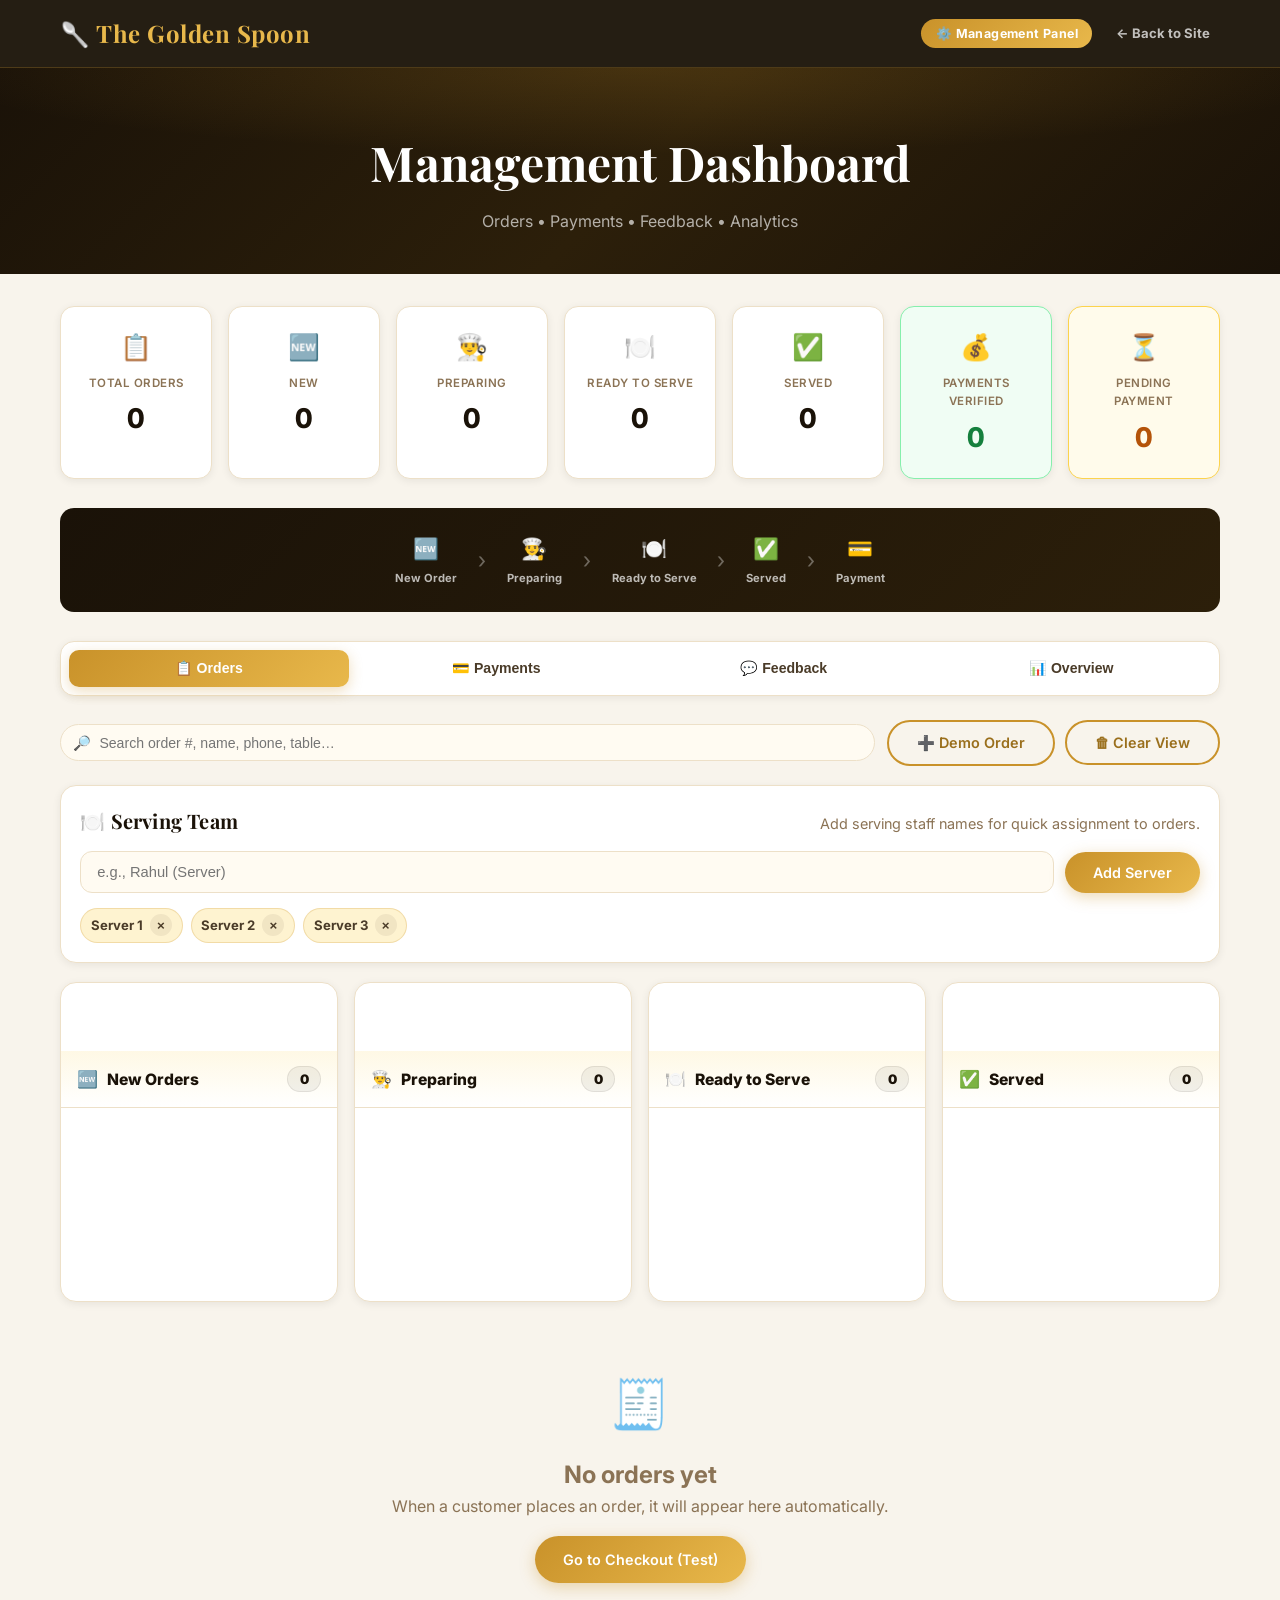
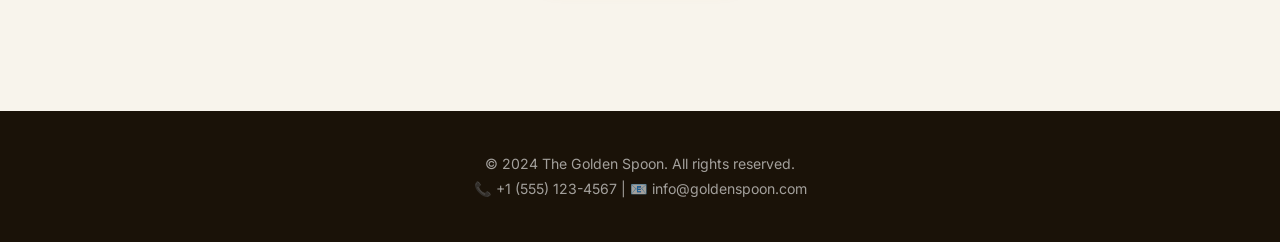
<file: golden-spoon-menu-updated-adminfix/build_fixed/admin.html>
<!DOCTYPE html>
<html lang="en">
<head>
  <meta charset="UTF-8" />
  <meta name="viewport" content="width=device-width, initial-scale=1.0" />
  <title>Management Dashboard - The Golden Spoon</title>
  <link rel="stylesheet" href="css/style.css" />
  <link rel="stylesheet" href="css/admin.css" />
  <link href="https://fonts.googleapis.com/css2?family=Playfair+Display:wght@400;600;700&family=Inter:wght@300;400;500;600;700&display=swap" rel="stylesheet" />
</head>
<body class="admin-page">

  <!-- ═══ NAVIGATION ═══ -->
  <nav class="navbar">
    <div class="container">
      <div class="nav-brand"><h1>🥄 The Golden Spoon</h1></div>
      <div class="admin-nav-right">
        <span class="admin-nav-badge">⚙️ Management Panel</span>
        <a href="index.html" class="admin-back-link">← Back to Site</a>
      </div>
    </div>
  </nav>

  <!-- ═══ PAGE HEADER ═══ -->
  <section class="page-header">
    <div class="container">
      <h1>Management Dashboard</h1>
      <p>Orders &bull; Payments &bull; Feedback &bull; Analytics</p>
    </div>
  </section>

  <!-- ═══ ADMIN SECTION ═══ -->
  <section class="admin-section">
    <div class="container">

      <!-- ══ QUICK STATS ══ -->
      <div class="admin-stats">
        <div class="admin-stat-card scroll-reveal">
          <span class="admin-stat-icon">📋</span>
          <div class="admin-stat-label">Total Orders</div>
          <div id="stat-total" class="admin-stat-value">0</div>
        </div>
        <div class="admin-stat-card scroll-reveal">
          <span class="admin-stat-icon">🆕</span>
          <div class="admin-stat-label">New</div>
          <div id="stat-new" class="admin-stat-value">0</div>
        </div>
        <div class="admin-stat-card scroll-reveal">
          <span class="admin-stat-icon">👨‍🍳</span>
          <div class="admin-stat-label">Preparing</div>
          <div id="stat-preparing" class="admin-stat-value">0</div>
        </div>
        <div class="admin-stat-card scroll-reveal">
          <span class="admin-stat-icon">🍽️</span>
          <div class="admin-stat-label">Ready to Serve</div>
          <div id="stat-out" class="admin-stat-value">0</div>
        </div>
        <div class="admin-stat-card scroll-reveal">
          <span class="admin-stat-icon">✅</span>
          <div class="admin-stat-label">Served</div>
          <div id="stat-delivered" class="admin-stat-value">0</div>
        </div>
        <div class="admin-stat-card scroll-reveal admin-stat-card-green">
          <span class="admin-stat-icon">💰</span>
          <div class="admin-stat-label">Payments Verified</div>
          <div id="stat-pay-verified" class="admin-stat-value">0</div>
        </div>
        <div class="admin-stat-card scroll-reveal admin-stat-card-amber">
          <span class="admin-stat-icon">⏳</span>
          <div class="admin-stat-label">Pending Payment</div>
          <div id="stat-pay-pending" class="admin-stat-value">0</div>
        </div>
      </div>

      <!-- ══ ORDER WORKFLOW BANNER ══ -->
      <div class="admin-workflow-banner scroll-reveal" aria-label="Order workflow stages">
        <div class="admin-workflow-step" data-wstep="new"><div class="admin-workflow-step-icon">🆕</div><div class="admin-workflow-step-label">New Order</div></div>
        <div class="admin-workflow-arrow">›</div>
        <div class="admin-workflow-step" data-wstep="preparing"><div class="admin-workflow-step-icon">👨‍🍳</div><div class="admin-workflow-step-label">Preparing</div></div>
        <div class="admin-workflow-arrow">›</div>
        <div class="admin-workflow-step" data-wstep="out_for_delivery"><div class="admin-workflow-step-icon">🍽️</div><div class="admin-workflow-step-label">Ready to Serve</div></div>
        <div class="admin-workflow-arrow">›</div>
        <div class="admin-workflow-step" data-wstep="delivered"><div class="admin-workflow-step-icon">✅</div><div class="admin-workflow-step-label">Served</div></div>
        <div class="admin-workflow-arrow">›</div>
        <div class="admin-workflow-step" data-wstep="payment"><div class="admin-workflow-step-icon">💳</div><div class="admin-workflow-step-label">Payment</div></div>
      </div>

      <!-- ══ TABS ══ -->
      <div class="admin-tabs scroll-reveal" role="tablist" aria-label="Admin sections">
        <button class="admin-tab active" type="button" data-tab="orders"   role="tab" aria-selected="true">📋 Orders</button>
        <button class="admin-tab"        type="button" data-tab="payments" role="tab" aria-selected="false">💳 Payments</button>
        <button class="admin-tab"        type="button" data-tab="feedback" role="tab" aria-selected="false">💬 Feedback</button>
        <button class="admin-tab"        type="button" data-tab="overview" role="tab" aria-selected="false">📊 Overview</button>
      </div>

      <!-- ══════════════════════════════════════════
           TAB 1 — ORDERS
      ══════════════════════════════════════════ -->
      <div id="tab-orders" class="admin-tab-panel" role="tabpanel">

        <!-- Toolbar -->
        <div class="admin-toolbar scroll-reveal">
          <div class="admin-search-wrap">
            <span class="admin-search-icon" aria-hidden="true">🔎</span>
            <input id="admin-search" type="search" placeholder="Search order #, name, phone, table…" />
          </div>
          <div class="admin-toolbar-right">
            <button id="btn-seed"  class="btn btn-secondary" type="button" title="Creates a sample order for demo/testing">➕ Demo Order</button>
            <button id="btn-clear" class="btn btn-secondary" type="button" title="Clears admin view metadata only">🗑 Clear View</button>
          </div>
        </div>

        <!-- Delivery Staff -->
        <div class="admin-delivery-staff scroll-reveal">
          <div class="admin-delivery-staff-header">
            <h2 class="admin-block-title">🍽️ Serving Team</h2>
            <p class="admin-block-subtitle">Add serving staff names for quick assignment to orders.</p>
          </div>
          <div class="admin-delivery-staff-controls">
            <input id="delivery-name" type="text" placeholder="e.g., Rahul (Server)" />
            <button id="add-delivery" class="btn btn-primary" type="button">Add Server</button>
            <div id="delivery-list" class="admin-chip-row" aria-label="Serving staff list"></div>
          </div>
        </div>

        <!-- Kanban Board -->
        <div class="admin-board scroll-reveal">
          <div class="admin-col" data-status="new">
            <div class="admin-col-header">
              <div class="admin-col-header-left"><span class="admin-col-icon">🆕</span><h3>New Orders</h3></div>
              <span id="count-new" class="admin-col-count">0</span>
            </div>
            <div id="orders-new" class="admin-col-body"></div>
          </div>
          <div class="admin-col" data-status="preparing">
            <div class="admin-col-header">
              <div class="admin-col-header-left"><span class="admin-col-icon">👨‍🍳</span><h3>Preparing</h3></div>
              <span id="count-preparing" class="admin-col-count">0</span>
            </div>
            <div id="orders-preparing" class="admin-col-body"></div>
          </div>
          <div class="admin-col" data-status="out_for_delivery">
            <div class="admin-col-header">
              <div class="admin-col-header-left"><span class="admin-col-icon">🍽️</span><h3>Ready to Serve</h3></div>
              <span id="count-out" class="admin-col-count">0</span>
            </div>
            <div id="orders-out" class="admin-col-body"></div>
          </div>
          <div class="admin-col" data-status="delivered">
            <div class="admin-col-header">
              <div class="admin-col-header-left"><span class="admin-col-icon">✅</span><h3>Served</h3></div>
              <span id="count-delivered" class="admin-col-count">0</span>
            </div>
            <div id="orders-delivered" class="admin-col-body"></div>
          </div>
        </div>

        <div id="admin-empty" class="admin-empty" style="display:none;">
          <div class="admin-empty-icon">🧾</div>
          <h2>No orders yet</h2>
          <p>When a customer places an order, it will appear here automatically.</p>
          <a href="payment.html" class="btn btn-primary" style="margin-top:1rem;">Go to Checkout (Test)</a>
        </div>
      </div><!-- /tab-orders -->


      <!-- ══════════════════════════════════════════
           TAB 2 — PAYMENTS
      ══════════════════════════════════════════ -->
      <div id="tab-payments" class="admin-tab-panel" role="tabpanel" style="display:none;">

        <!-- Payment Stats -->
        <div class="pay-stats-row scroll-reveal">
          <div class="pay-stat-card pay-stat-green">
            <div class="pay-stat-icon">✅</div>
            <div class="pay-stat-label">Verified</div>
            <div id="pstat-verified" class="pay-stat-val">0</div>
          </div>
          <div class="pay-stat-card pay-stat-amber">
            <div class="pay-stat-icon">⏳</div>
            <div class="pay-stat-label">Pending Verify</div>
            <div id="pstat-pending" class="pay-stat-val">0</div>
          </div>
          <div class="pay-stat-card pay-stat-blue">
            <div class="pay-stat-icon">💵</div>
            <div class="pay-stat-label">COD</div>
            <div id="pstat-cod" class="pay-stat-val">0</div>
          </div>
          <div class="pay-stat-card pay-stat-purple">
            <div class="pay-stat-icon">📱</div>
            <div class="pay-stat-label">Online / UPI</div>
            <div id="pstat-online" class="pay-stat-val">0</div>
          </div>
          <div class="pay-stat-card pay-stat-green" style="grid-column:span 2;">
            <div class="pay-stat-icon">💰</div>
            <div class="pay-stat-label">Total Revenue (Verified)</div>
            <div id="pstat-revenue" class="pay-stat-val">₹0.00</div>
          </div>
        </div>

        <!-- Payment Filter Toolbar -->
        <div class="admin-toolbar scroll-reveal" style="margin-top:1.5rem;">
          <div class="admin-search-wrap">
            <span class="admin-search-icon" aria-hidden="true">🔎</span>
            <input id="pay-search" type="search" placeholder="Search order #, customer, transaction ID…" />
          </div>
          <div class="admin-toolbar-right">
            <select id="pay-filter-status" class="admin-filter-select">
              <option value="all">All Payments</option>
              <option value="pending_payment">Awaiting Payment</option>
              <option value="pay_submitted">Payment Submitted</option>
              <option value="pay_verified">Verified ✅</option>
              <option value="pay_rejected">Rejected ❌</option>
            </select>
          </div>
        </div>

        <!-- Payment Cards List -->
        <div id="pay-list" class="pay-list scroll-reveal"></div>

        <div id="pay-empty" class="admin-empty" style="display:none;">
          <div class="admin-empty-icon">💳</div>
          <h2>No payments yet</h2>
          <p>Payments will appear here once customers place orders and initiate payment after their order is served.</p>
        </div>

      </div><!-- /tab-payments -->


      <!-- ══════════════════════════════════════════
           TAB 3 — FEEDBACK
      ══════════════════════════════════════════ -->
      <div id="tab-feedback" class="admin-tab-panel" role="tabpanel" style="display:none;">
        <div class="admin-feedback-head scroll-reveal">
          <h2 class="admin-block-title">💬 Customer Feedback</h2>
          <p class="admin-block-subtitle">See all customer reviews and ratings exactly as submitted.</p>
        </div>

        <!-- Feedback Summary -->
        <div class="feedback-summary-row scroll-reveal">
          <div class="feedback-summary-card">
            <div class="feedback-summary-icon">⭐</div>
            <div class="feedback-summary-label">Average Rating</div>
            <div id="reviews-avg" class="feedback-summary-val">0.0</div>
          </div>
          <div class="feedback-summary-card">
            <div class="feedback-summary-icon">💬</div>
            <div class="feedback-summary-label">Total Reviews</div>
            <div id="reviews-total" class="feedback-summary-val">0</div>
          </div>
          <div class="feedback-summary-card">
            <div class="feedback-summary-icon">🌟</div>
            <div class="feedback-summary-label">5-Star Reviews</div>
            <div id="reviews-5star" class="feedback-summary-val">0</div>
          </div>
          <div class="feedback-summary-card">
            <div class="feedback-summary-icon">📉</div>
            <div class="feedback-summary-label">Below 3 Stars</div>
            <div id="reviews-low" class="feedback-summary-val">0</div>
          </div>
        </div>

        <!-- Rating Distribution -->
        <div class="rating-distribution scroll-reveal" id="rating-distribution"></div>

        <!-- Reviews Filter -->
        <div class="admin-toolbar scroll-reveal" style="margin-top:1rem;">
          <div class="admin-search-wrap">
            <span class="admin-search-icon" aria-hidden="true">🔎</span>
            <input id="feedback-search" type="search" placeholder="Search by name or review content…" />
          </div>
          <div class="admin-toolbar-right">
            <select id="feedback-filter-stars" class="admin-filter-select">
              <option value="all">All Ratings</option>
              <option value="5">⭐⭐⭐⭐⭐ 5 Stars</option>
              <option value="4">⭐⭐⭐⭐ 4 Stars</option>
              <option value="3">⭐⭐⭐ 3 Stars</option>
              <option value="2">⭐⭐ 2 Stars</option>
              <option value="1">⭐ 1 Star</option>
            </select>
          </div>
        </div>

        <!-- Reviews List -->
        <div class="admin-feedback-grid scroll-reveal">
          <div class="admin-feedback-list">
            <div id="admin-reviews" class="reviews-list"></div>
          </div>
        </div>
      </div><!-- /tab-feedback -->


      <!-- ══════════════════════════════════════════
           TAB 4 — OVERVIEW / ANALYTICS
      ══════════════════════════════════════════ -->
      <div id="tab-overview" class="admin-tab-panel" role="tabpanel" style="display:none;">
        <div class="scroll-reveal">
          <h2 class="admin-block-title" style="margin-bottom:0.4rem;">📊 Business Overview</h2>
          <p class="admin-block-subtitle" style="margin-bottom:1.5rem;">Summary of orders, revenue, and customer activity.</p>
        </div>

        <!-- Overview Grid -->
        <div class="overview-grid scroll-reveal">

          <!-- Revenue Card -->
          <div class="overview-card overview-card-wide">
            <div class="overview-card-header">
              <span class="overview-card-icon">💰</span>
              <h3>Revenue Summary</h3>
            </div>
            <div class="overview-revenue-row">
              <div class="overview-rev-item">
                <div class="overview-rev-label">Total Revenue</div>
                <div id="ov-total-rev" class="overview-rev-val">₹0.00</div>
              </div>
              <div class="overview-rev-item">
                <div class="overview-rev-label">Verified Revenue</div>
                <div id="ov-verified-rev" class="overview-rev-val overview-rev-green">₹0.00</div>
              </div>
              <div class="overview-rev-item">
                <div class="overview-rev-label">Pending Revenue</div>
                <div id="ov-pending-rev" class="overview-rev-val overview-rev-amber">₹0.00</div>
              </div>
            </div>
          </div>

          <!-- Orders Summary -->
          <div class="overview-card">
            <div class="overview-card-header">
              <span class="overview-card-icon">📋</span>
              <h3>Orders</h3>
            </div>
            <div id="ov-orders-breakdown" class="overview-breakdown"></div>
          </div>

          <!-- Payment Summary -->
          <div class="overview-card">
            <div class="overview-card-header">
              <span class="overview-card-icon">💳</span>
              <h3>Payment Methods</h3>
            </div>
            <div id="ov-payment-breakdown" class="overview-breakdown"></div>
          </div>

          <!-- Top Items -->
          <div class="overview-card overview-card-wide">
            <div class="overview-card-header">
              <span class="overview-card-icon">🍽️</span>
              <h3>Most Ordered Items</h3>
            </div>
            <div id="ov-top-items" class="overview-top-items"></div>
          </div>

          <!-- Recent Activity -->
          <div class="overview-card overview-card-wide">
            <div class="overview-card-header">
              <span class="overview-card-icon">🕐</span>
              <h3>Recent Activity</h3>
            </div>
            <div id="ov-activity" class="overview-activity"></div>
          </div>

        </div>
      </div><!-- /tab-overview -->

    </div>
  </section>

  <!-- ═══ ORDER DETAILS MODAL ═══ -->
  <div id="admin-modal" class="modal" aria-hidden="true">
    <div class="modal-content admin-modal-content">
      <button id="admin-modal-close" class="admin-modal-close" type="button" aria-label="Close">×</button>
      <div class="admin-modal-header">
        <div>
          <h2 id="modal-title">Order Details</h2>
          <p id="modal-subtitle" class="admin-modal-subtitle">—</p>
        </div>
        <div class="admin-modal-badges">
          <span id="modal-status" class="admin-pill">New</span>
          <span id="modal-timer"  class="admin-pill admin-pill-outline">00:00</span>
        </div>
      </div>
      <div id="modal-body" class="admin-modal-body"></div>
    </div>
  </div>

  <!-- ═══ PAYMENT VERIFICATION MODAL ═══ -->
  <div id="pay-verify-modal" class="modal" aria-hidden="true">
    <div class="modal-content admin-modal-content pay-verify-modal-content">
      <button id="pay-verify-modal-close" class="admin-modal-close" type="button" aria-label="Close">×</button>
      <div class="pay-verify-header">
        <div class="pay-verify-icon-wrap" id="pvm-icon">💳</div>
        <div>
          <h2 id="pvm-title">Verify Payment</h2>
          <p id="pvm-subtitle" class="admin-modal-subtitle">—</p>
        </div>
      </div>
      <div id="pvm-body" class="pvm-body"></div>
    </div>
  </div>

  <!-- ═══ DELIVERY SUCCESS POPUP ═══ -->
  <div id="delivery-success-overlay" class="delivery-success-overlay" role="dialog" aria-modal="true" aria-label="Order Served Successfully">
    <div id="delivery-success-box" class="delivery-success-card">
      <div class="delivery-success-check">✓</div>
      <div class="delivery-success-title">Order Served Successfully! 🍽️</div>
      <div class="delivery-success-subtitle" id="ds-subtitle">The order has been served to the table.</div>
      <div class="delivery-success-details" id="ds-details"></div>
      <div class="delivery-success-progress">
        <div class="delivery-success-progress-bar" id="ds-progress-bar"></div>
      </div>
      <div class="delivery-success-close-hint">✨ Closes automatically in a few seconds…</div>
    </div>
  </div>

  <!-- ═══ NOTIFICATIONS ═══ -->
  <div id="admin-notifications" class="admin-notifications" aria-live="polite" aria-atomic="true"></div>
  <div id="toast" class="toast">Message</div>

  <!-- ═══ FOOTER ═══ -->
  <footer class="footer">
    <div class="container">
      <p>&copy; 2024 The Golden Spoon. All rights reserved.</p>
      <p>📞 +1 (555) 123-4567 | 📧 info@goldenspoon.com</p>
    </div>
  </footer>

  <script src="js/cart.js"></script>
  <script src="js/animations.js"></script>
  <script src="js/admin.js"></script>
</body>
</html>
</file>
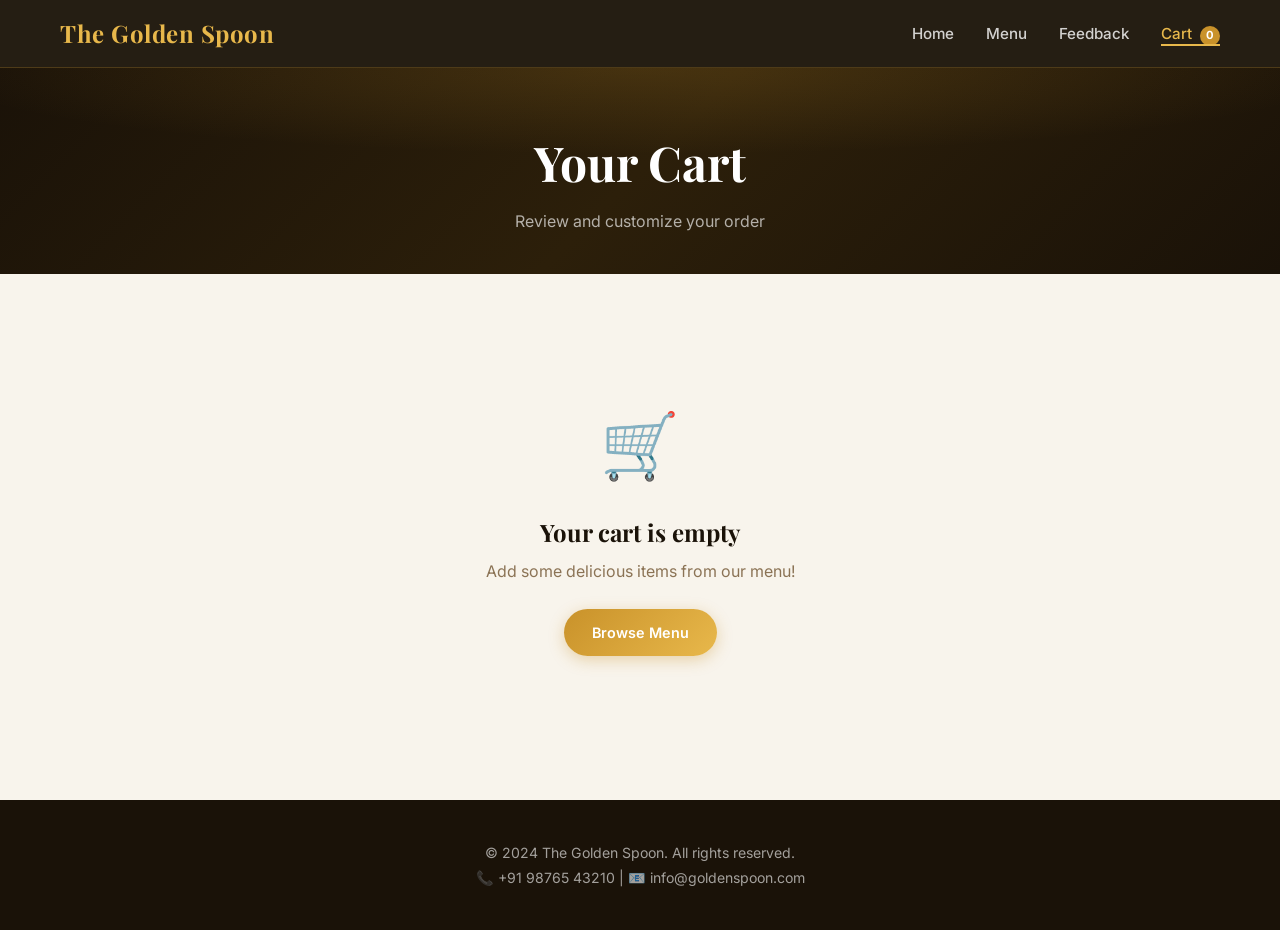
<file: golden-spoon-menu-updated-adminfix/build_fixed/cart.html>
<!DOCTYPE html>
<html lang="en">
<head>
  <meta charset="UTF-8">
  <meta name="viewport" content="width=device-width, initial-scale=1.0">
  <title>Your Cart — The Golden Spoon</title>
  <link rel="stylesheet" href="css/style.css">
  <link href="https://fonts.googleapis.com/css2?family=Playfair+Display:wght@400;600;700&family=Inter:wght@300;400;500;600;700&display=swap" rel="stylesheet">
</head>
<body>

<nav class="navbar">
  <div class="container">
    <div class="nav-brand"><h1>The Golden Spoon</h1></div>
    <ul class="nav-menu">
      <li><a href="index.html">Home</a></li>
      <li><a href="menu.html">Menu</a></li>
      <li><a href="feedback.html">Feedback</a></li>
      <li><a href="cart.html" class="active">Cart <span id="cart-count" class="cart-badge">0</span></a></li>
    </ul>
    <button class="nav-hamburger" id="nav-hamburger" aria-label="Toggle menu">
      <span></span><span></span><span></span>
    </button>
  </div>
</nav>
<div class="nav-mobile" id="nav-mobile">
  <a href="index.html">Home</a>
  <a href="menu.html">Menu</a>
  <a href="feedback.html">Feedback</a>
  <a href="cart.html" class="active">Cart <span id="cart-count-mobile" class="cart-badge">0</span></a>
</div>

<section class="page-header">
  <div class="container">
    <h1>Your Cart</h1>
    <p>Review and customize your order</p>
  </div>
</section>

<section class="cart-section">
  <div class="container">
    <div id="cart-empty" class="empty-cart" style="display:none;">
      <div class="empty-cart-icon">🛒</div>
      <h2>Your cart is empty</h2>
      <p>Add some delicious items from our menu!</p>
      <a href="menu.html" class="btn btn-primary">Browse Menu</a>
    </div>

    <div id="cart-content" class="cart-content" style="display:none;">
      <div class="cart-items" id="cart-items"></div>

      <div class="cart-summary">
        <h2>Order Summary</h2>
        <div class="summary-row">
          <span>Subtotal</span>
          <span id="subtotal">₹0.00</span>
        </div>
        <div class="summary-row">
          <span>GST (5%)</span>
          <span id="tax">₹0.00</span>
        </div>
        <div class="summary-row summary-total">
          <span>Total</span>
          <span id="total">₹0.00</span>
        </div>
        <button class="btn btn-primary btn-full btn-large" onclick="proceedToPayment()" style="margin-top:1.2rem;">
          🍽️ Place Order
        </button>
        <a href="menu.html" class="btn btn-secondary btn-full" style="margin-top:.7rem;">
          ← Continue Shopping
        </a>
      </div>
    </div>
  </div>
</section>

<div id="toast" class="toast"></div>

<footer class="footer">
  <div class="container">
    <p>&copy; 2024 The Golden Spoon. All rights reserved.</p>
    <p>📞 +91 98765 43210 | 📧 info@goldenspoon.com</p>
  </div>
</footer>

<script src="js/cart.js"></script>
<script src="js/cart-page.js"></script>
<script src="js/animations.js"></script>
<script>
  const ham = document.getElementById('nav-hamburger');
  const mob = document.getElementById('nav-mobile');
  ham.addEventListener('click', () => {
    ham.classList.toggle('open');
    mob.classList.toggle('open');
  });
</script>
</body>
</html>
</file>
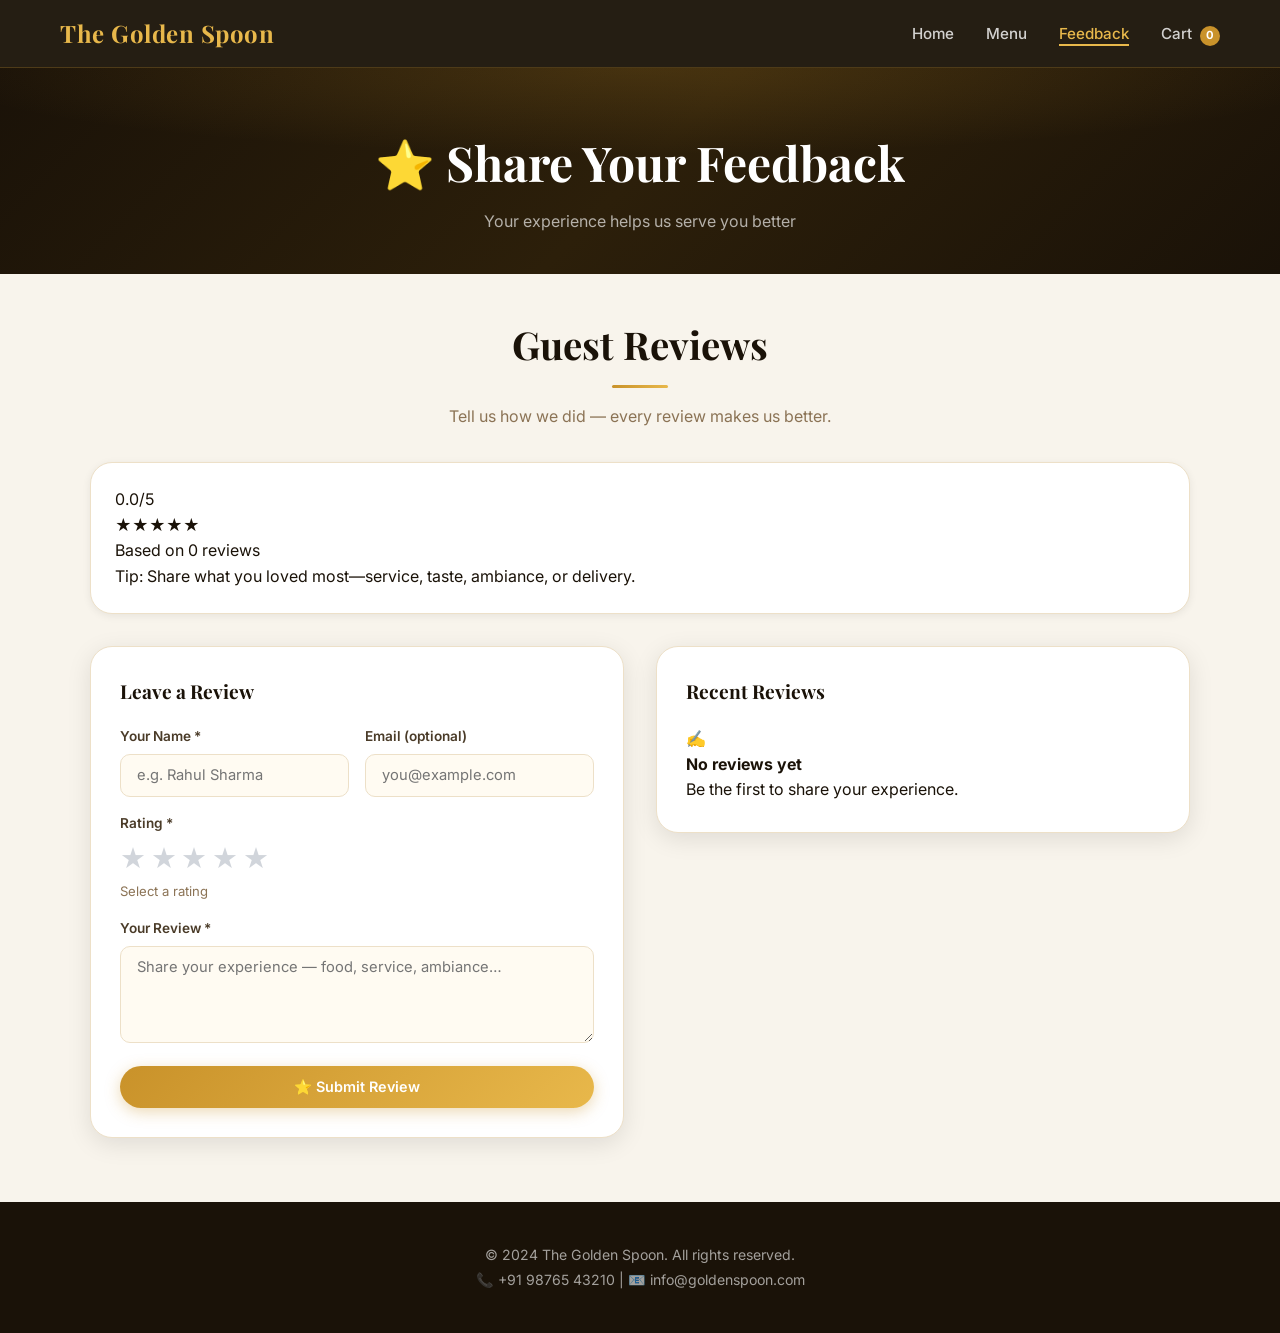
<file: golden-spoon-menu-updated-adminfix/build_fixed/feedback.html>
<!DOCTYPE html>
<html lang="en">
<head>
  <meta charset="UTF-8">
  <meta name="viewport" content="width=device-width, initial-scale=1.0">
  <title>Feedback — The Golden Spoon</title>
  <link rel="stylesheet" href="css/style.css">
  <link href="https://fonts.googleapis.com/css2?family=Playfair+Display:wght@400;600;700&family=Inter:wght@300;400;500;600;700&display=swap" rel="stylesheet">
</head>
<body>

<nav class="navbar">
  <div class="container">
    <div class="nav-brand"><h1>The Golden Spoon</h1></div>
    <ul class="nav-menu">
      <li><a href="index.html">Home</a></li>
      <li><a href="menu.html">Menu</a></li>
      <li><a href="feedback.html" class="active">Feedback</a></li>
      <li><a href="cart.html">Cart <span id="cart-count" class="cart-badge">0</span></a></li>
    </ul>
    <button class="nav-hamburger" id="nav-hamburger" aria-label="Toggle menu">
      <span></span><span></span><span></span>
    </button>
  </div>
</nav>
<div class="nav-mobile" id="nav-mobile">
  <a href="index.html">Home</a>
  <a href="menu.html">Menu</a>
  <a href="feedback.html" class="active">Feedback</a>
  <a href="cart.html">Cart <span class="cart-badge">0</span></a>
</div>

<section class="page-header">
  <div class="container">
    <h1>⭐ Share Your Feedback</h1>
    <p>Your experience helps us serve you better</p>
  </div>
</section>

<section id="reviews" class="reviews-section">
  <div class="container">

    <!-- Post-payment thank-you banner -->
    <div id="payment-done-banner" class="payment-done-banner" style="display:none;">
      <div class="banner-icon">🎉</div>
      <div>
        <div class="banner-title">Payment confirmed! Thank you for dining with us.</div>
        <div class="banner-sub">We hope you loved your meal. Please share your experience below!</div>
        <div class="banner-order" id="banner-order-ref"></div>
      </div>
    </div>

    <div class="reviews-header">
      <h2 class="section-title">Guest Reviews</h2>
      <p class="reviews-subtitle">Tell us how we did — every review makes us better.</p>
    </div>

    <div class="reviews-shell">
      <div id="reviews-summary" class="reviews-summary"></div>

      <div class="reviews-grid">
        <!-- Form -->
        <div class="review-form-card">
          <h3 class="reviews-card-title">Leave a Review</h3>
          <form id="review-form" class="review-form" novalidate>
            <div class="form-row">
              <div class="form-group">
                <label for="review-name">Your Name *</label>
                <input type="text" id="review-name" placeholder="e.g. Rahul Sharma" required>
              </div>
              <div class="form-group">
                <label for="review-email">Email (optional)</label>
                <input type="email" id="review-email" placeholder="you@example.com">
              </div>
            </div>

            <div class="form-group">
              <label>Rating *</label>
              <div class="rating-wrap">
                <div id="star-rating" class="star-rating" role="radiogroup">
                  <button class="star" type="button" data-value="1">★</button>
                  <button class="star" type="button" data-value="2">★</button>
                  <button class="star" type="button" data-value="3">★</button>
                  <button class="star" type="button" data-value="4">★</button>
                  <button class="star" type="button" data-value="5">★</button>
                </div>
                <input type="hidden" id="rating-value" required>
                <div id="rating-hint" class="rating-hint">Tap a star to rate</div>
              </div>
            </div>

            <div class="form-group">
              <label for="review-message">Your Review *</label>
              <textarea id="review-message" rows="4" placeholder="Share your experience — food, service, ambiance…" required></textarea>
            </div>

            <button type="submit" class="btn btn-primary btn-full">⭐ Submit Review</button>
          </form>
        </div>

        <!-- Reviews list -->
        <div class="reviews-list-card">
          <h3 class="reviews-card-title">Recent Reviews</h3>
          <div id="reviews-list" class="reviews-list"></div>
        </div>
      </div>
    </div>
  </div>
</section>

<div id="toast" class="toast"></div>

<footer class="footer">
  <div class="container">
    <p>&copy; 2024 The Golden Spoon. All rights reserved.</p>
    <p>📞 +91 98765 43210 | 📧 info@goldenspoon.com</p>
  </div>
</footer>

<script src="js/cart.js"></script>
<script src="js/reviews.js"></script>
<script src="js/animations.js"></script>
<script>
  // Mobile nav
  const ham = document.getElementById('nav-hamburger');
  const mob = document.getElementById('nav-mobile');
  ham.addEventListener('click', () => { ham.classList.toggle('open'); mob.classList.toggle('open'); });

  // Post-payment banner
  document.addEventListener('DOMContentLoaded', function() {
    const params = new URLSearchParams(window.location.search);
    if (params.get('from') === 'payment') {
      const banner = document.getElementById('payment-done-banner');
      if (banner) banner.style.display = 'flex';
      const ref = document.getElementById('banner-order-ref');
      const ord = params.get('order');
      if (ref && ord) ref.textContent = 'Order: ' + decodeURIComponent(ord);
      setTimeout(() => {
        const form = document.getElementById('review-form');
        if (form) form.scrollIntoView({ behavior: 'smooth', block: 'start' });
      }, 700);
    }
  });
</script>
</body>
</html>
</file>
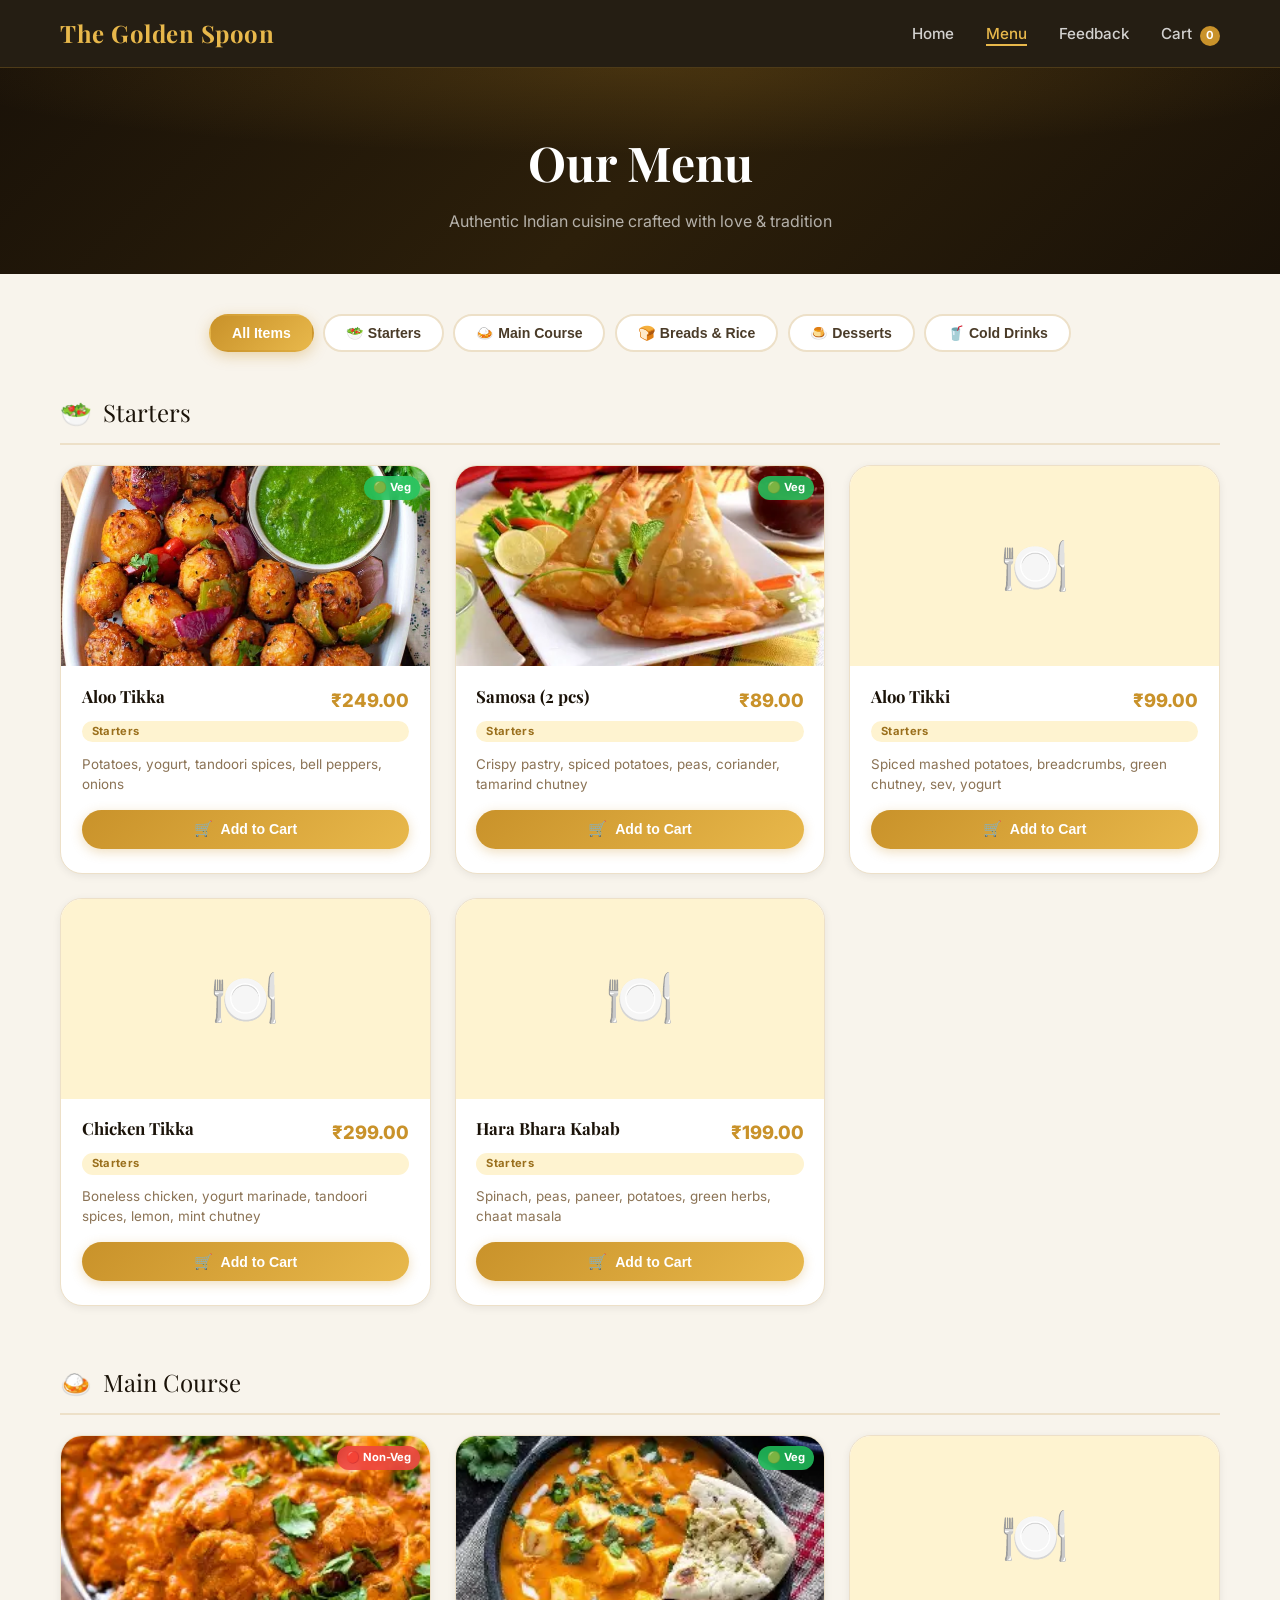
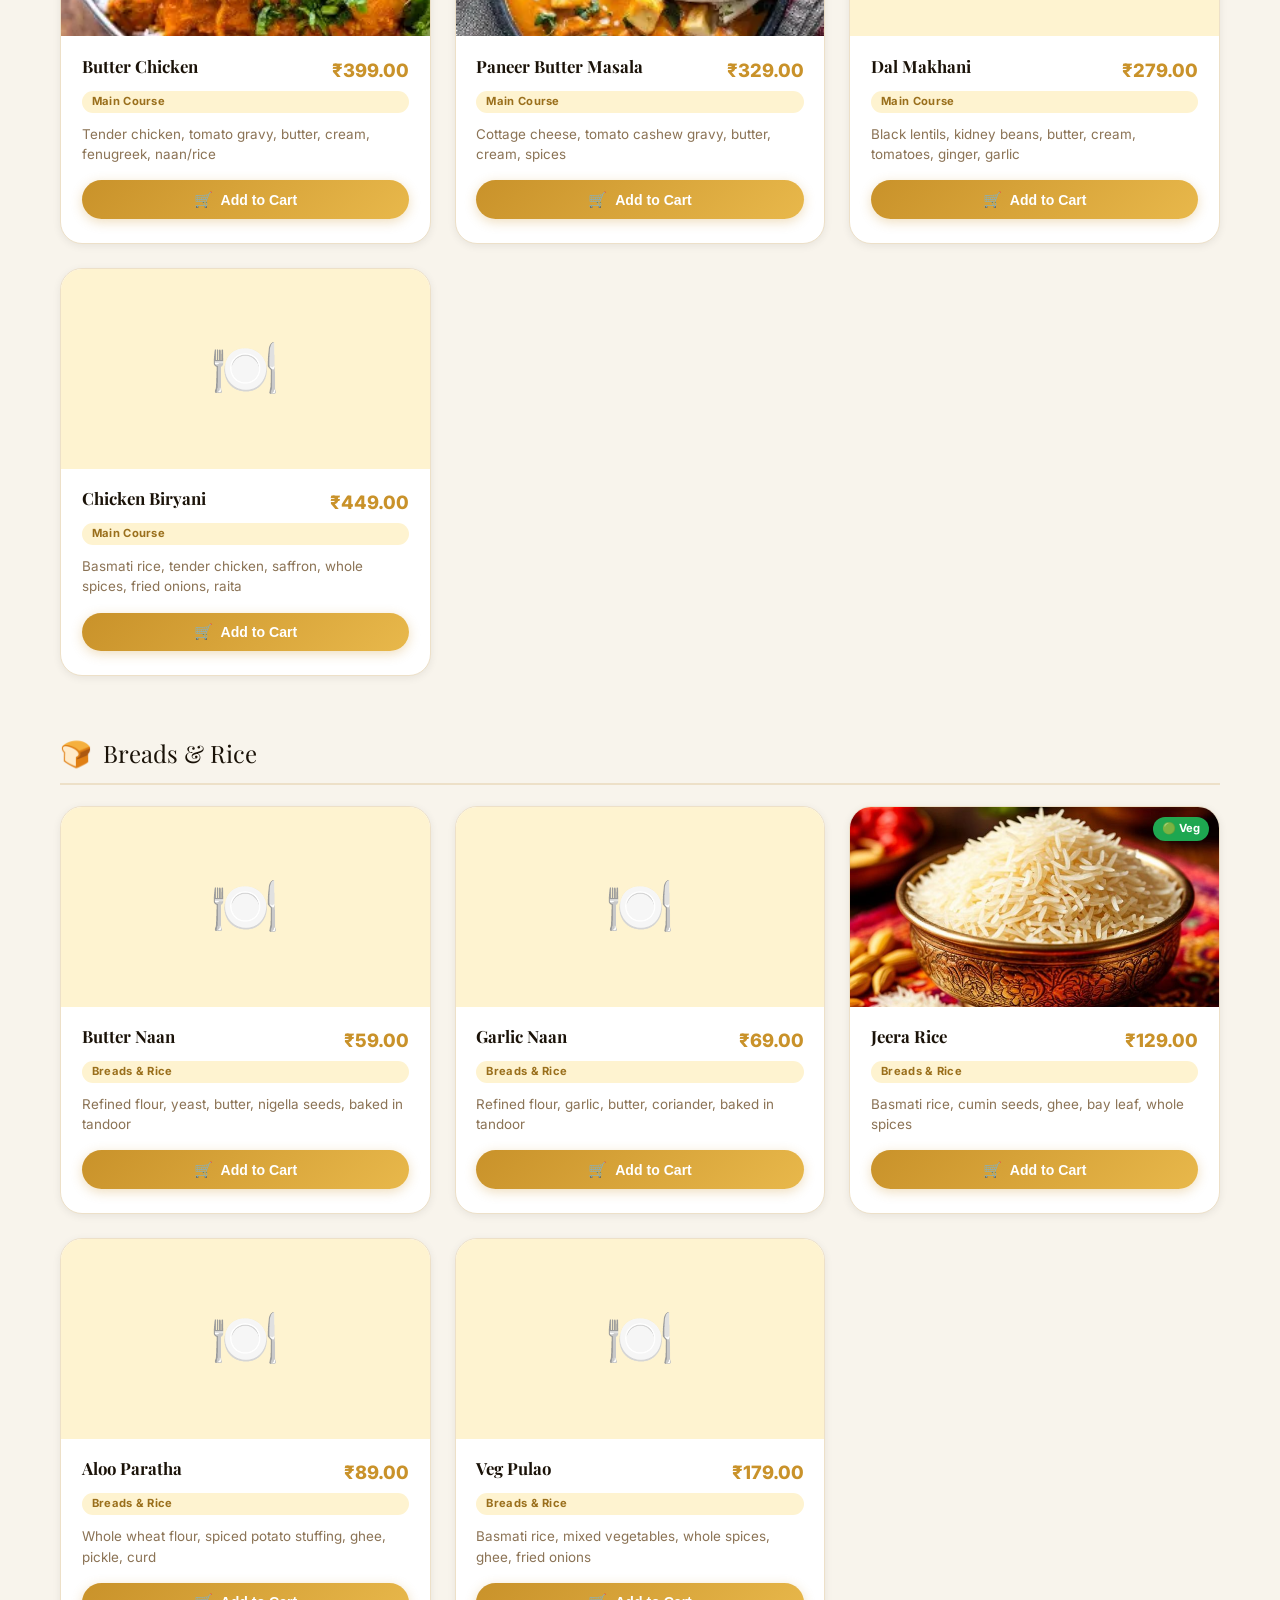
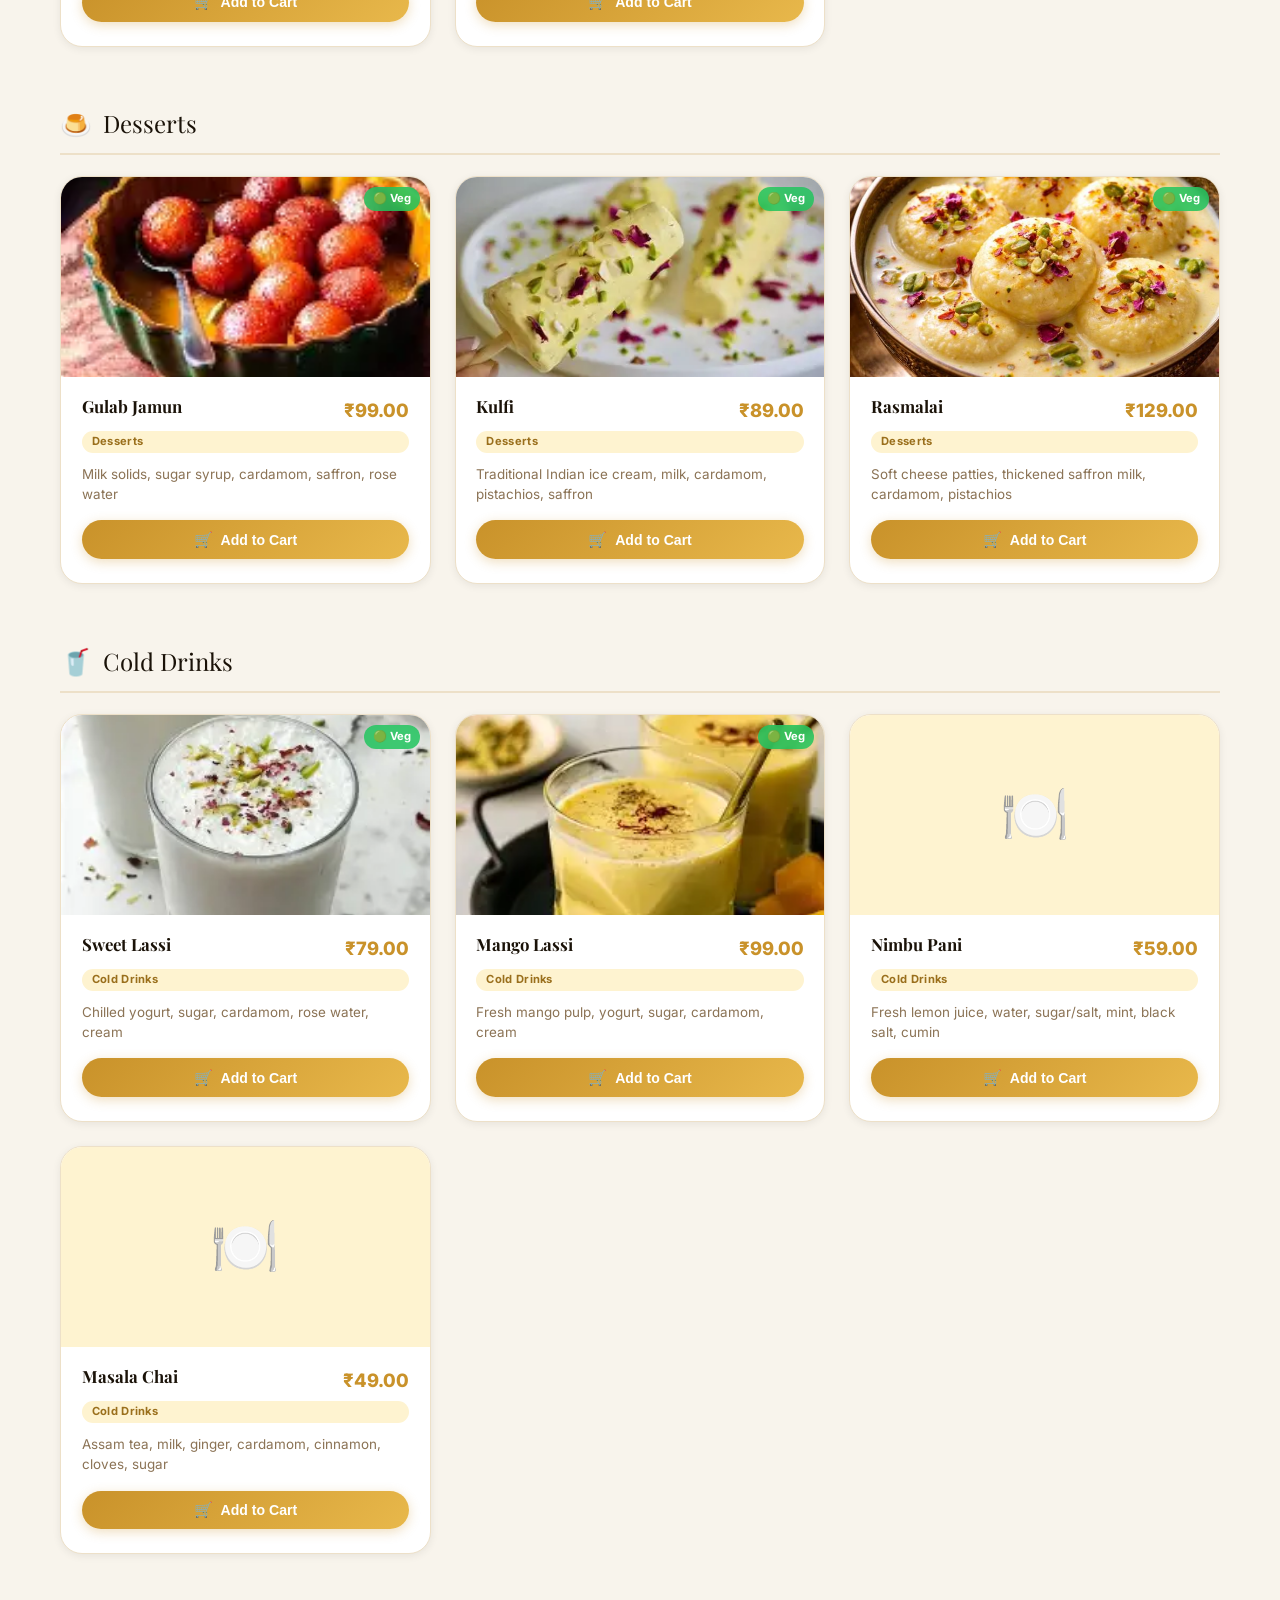
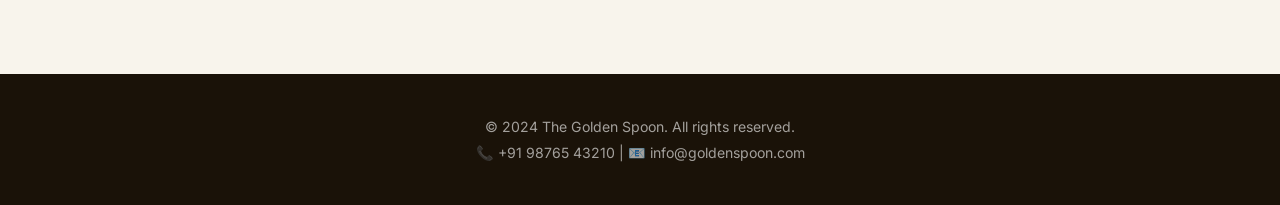
<file: golden-spoon-menu-updated-adminfix/build_fixed/menu.html>
<!DOCTYPE html>
<html lang="en">
<head>
  <meta charset="UTF-8">
  <meta name="viewport" content="width=device-width, initial-scale=1.0">
  <title>Menu — The Golden Spoon</title>
  <link rel="stylesheet" href="css/style.css">
  <link href="https://fonts.googleapis.com/css2?family=Playfair+Display:wght@400;600;700&family=Inter:wght@300;400;500;600;700&display=swap" rel="stylesheet">
</head>
<body>

<nav class="navbar">
  <div class="container">
    <div class="nav-brand"><h1>The Golden Spoon</h1></div>
    <ul class="nav-menu">
      <li><a href="index.html">Home</a></li>
      <li><a href="menu.html" class="active">Menu</a></li>
      <li><a href="feedback.html">Feedback</a></li>
      <li><a href="cart.html">Cart <span id="cart-count" class="cart-badge">0</span></a></li>
    </ul>
    <button class="nav-hamburger" id="nav-hamburger" aria-label="Toggle menu">
      <span></span><span></span><span></span>
    </button>
  </div>
</nav>
<div class="nav-mobile" id="nav-mobile">
  <a href="index.html">Home</a>
  <a href="menu.html" class="active">Menu</a>
  <a href="feedback.html">Feedback</a>
  <a href="cart.html">Cart <span id="cart-count-mobile" class="cart-badge">0</span></a>
</div>

<section class="page-header">
  <div class="container">
    <h1>Our Menu</h1>
    <p>Authentic Indian cuisine crafted with love &amp; tradition</p>
  </div>
</section>

<section class="menu-section">
  <div class="container">
    <div class="category-filter">
      <button class="category-btn active" data-category="all">All Items</button>
      <button class="category-btn" data-category="starters">🥗 Starters</button>
      <button class="category-btn" data-category="main-course">🍛 Main Course</button>
      <button class="category-btn" data-category="breads-rice">🍞 Breads &amp; Rice</button>
      <button class="category-btn" data-category="desserts">🍮 Desserts</button>
      <button class="category-btn" data-category="cold-drinks">🥤 Cold Drinks</button>
    </div>
    <div id="menu-items"></div>
  </div>
</section>

<div id="toast" class="toast"></div>

<footer class="footer">
  <div class="container">
    <p>&copy; 2024 The Golden Spoon. All rights reserved.</p>
    <p>📞 +91 98765 43210 | 📧 info@goldenspoon.com</p>
  </div>
</footer>

<script src="js/menuData.js"></script>
<script src="js/cart.js"></script>
<script src="js/menu.js"></script>
<script src="js/animations.js"></script>
<script>
  // Mobile nav toggle
  const ham = document.getElementById('nav-hamburger');
  const mob = document.getElementById('nav-mobile');
  ham.addEventListener('click', () => {
    ham.classList.toggle('open');
    mob.classList.toggle('open');
  });
  // sync mobile cart count
  document.addEventListener('DOMContentLoaded', () => {
    const mob = document.getElementById('cart-count-mobile');
    const main = document.getElementById('cart-count');
    if (mob && main) mob.textContent = main.textContent;
  });
</script>
</body>
</html>
</file>
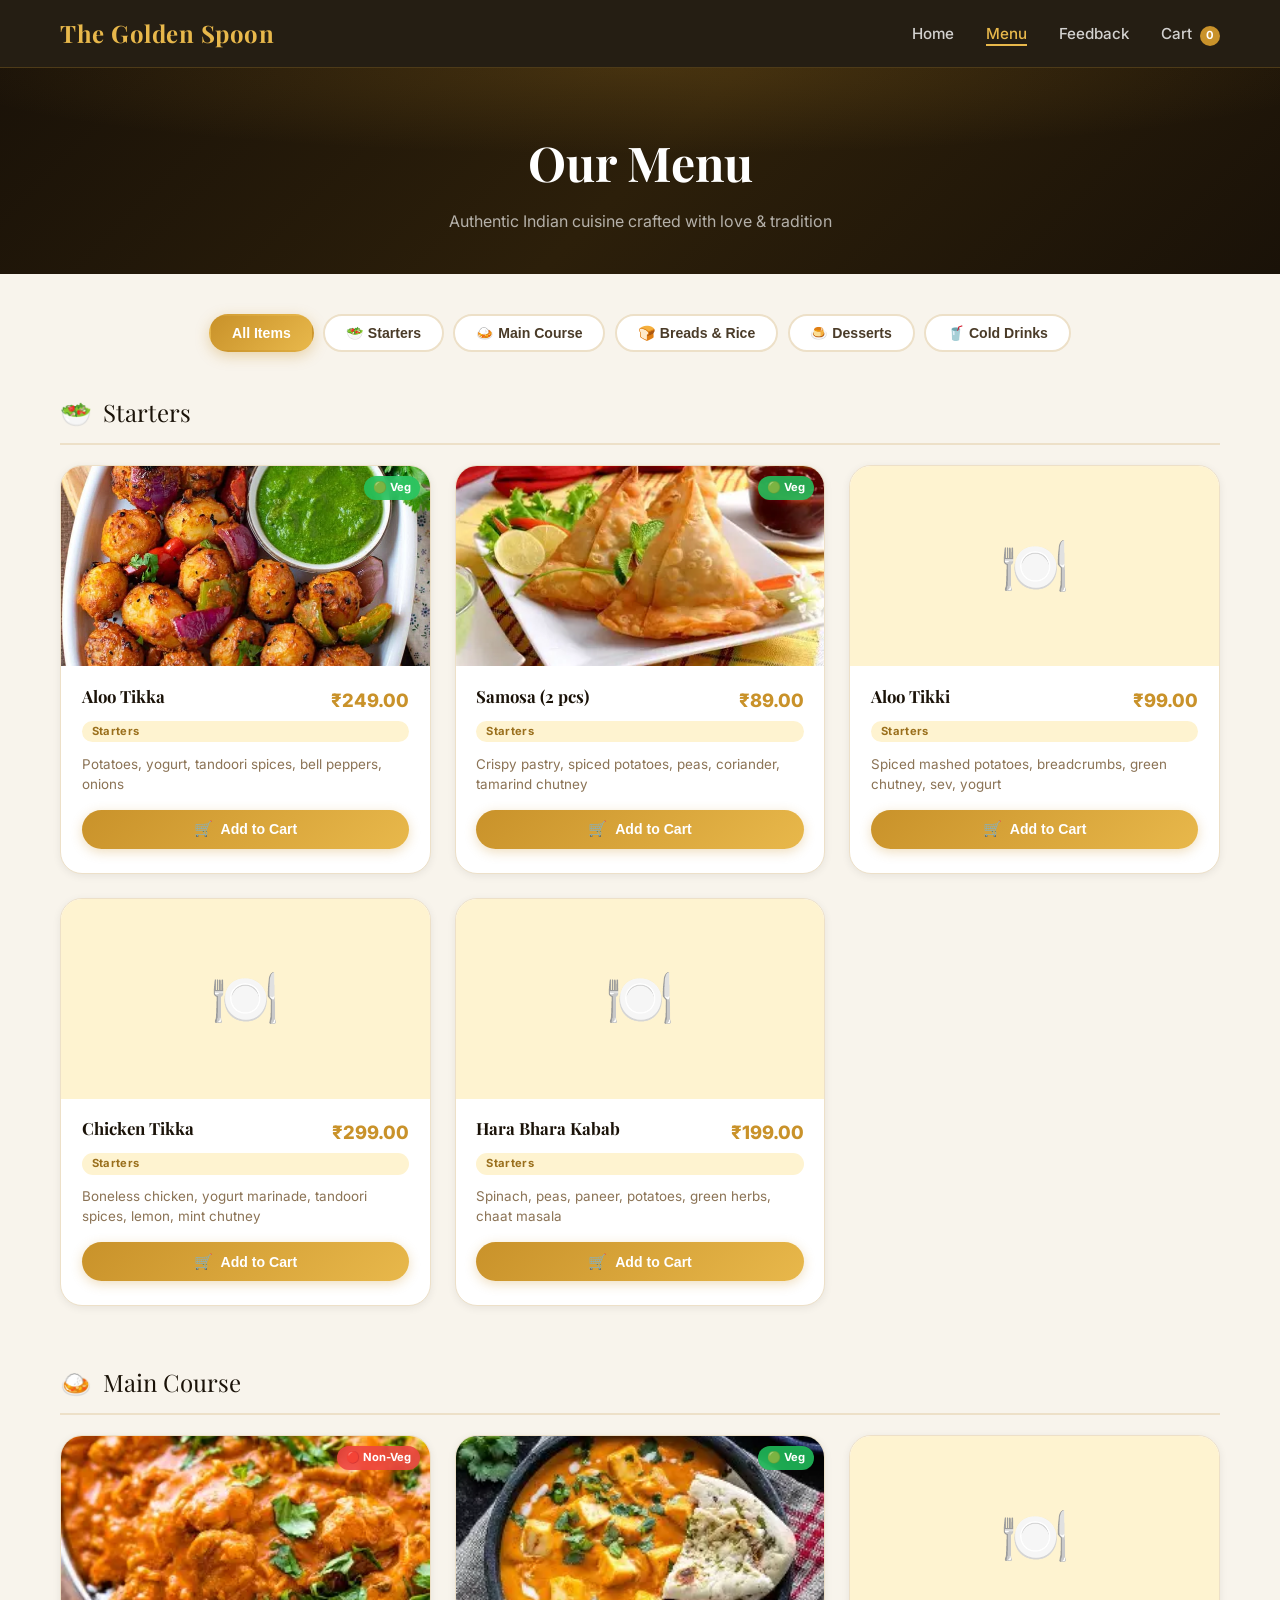
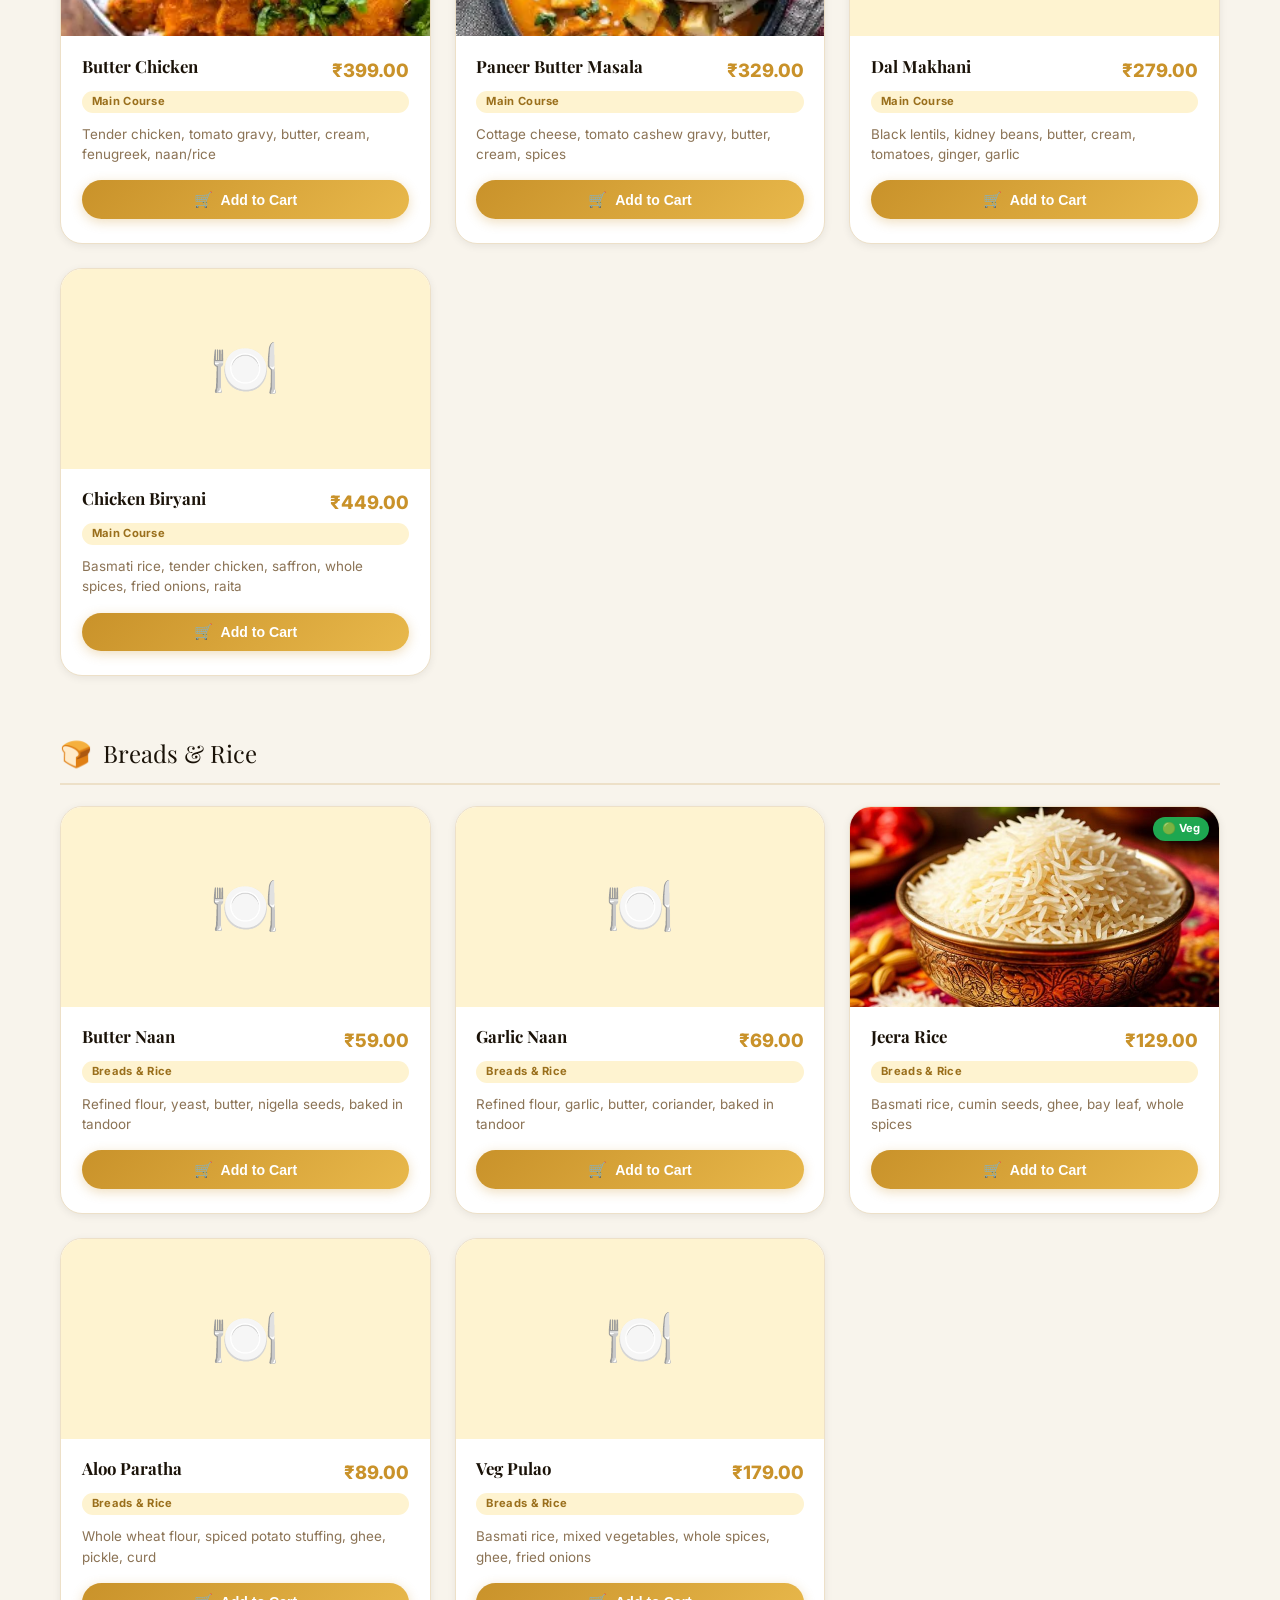
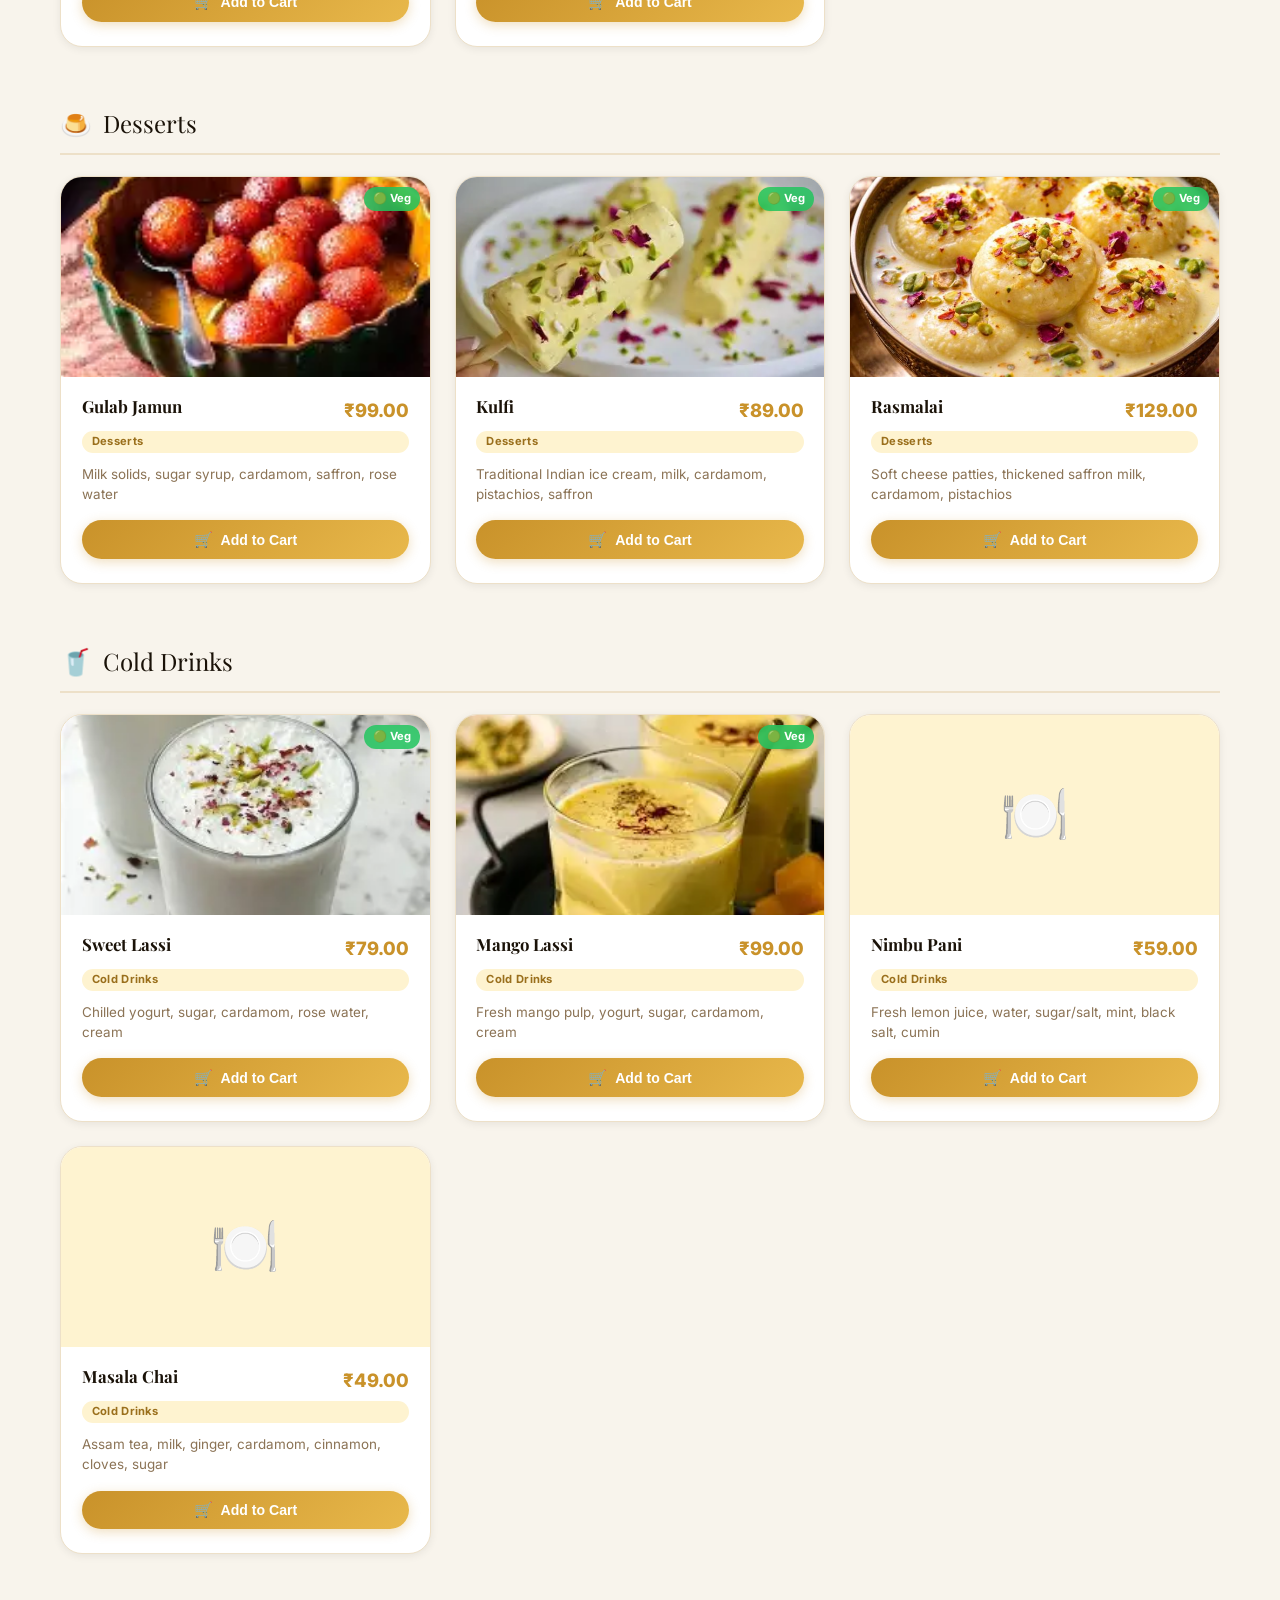
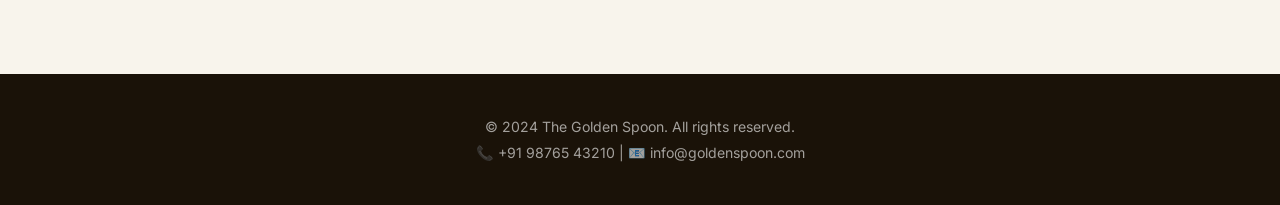
<file: golden-spoon-menu-updated-adminfix/build_fixed/payment.html>
<!DOCTYPE html>
<html lang="en">
<head>
    <meta charset="UTF-8">
    <meta name="viewport" content="width=device-width, initial-scale=1.0">
    <title>Payment - The Golden Spoon</title>
    <link rel="stylesheet" href="css/style.css">
    <link href="https://fonts.googleapis.com/css2?family=Playfair+Display:wght@400;600;700&family=Inter:wght@300;400;500;600&display=swap" rel="stylesheet">
</head>
<body>
    <!-- Navigation -->
    <nav class="navbar">
        <div class="container">
            <div class="nav-brand">
                <h1>The Golden Spoon</h1>
            </div>
            <ul class="nav-menu">
                <li><a href="index.html">Home</a></li>
                <li><a href="menu.html">Menu</a></li>
                <li><a href="feedback.html">Feedback</a></li>
                <li><a href="cart.html">Cart <span id="cart-count" class="cart-badge">0</span></a></li>
            </ul>
            <button class="nav-hamburger" id="nav-hamburger" aria-label="Toggle menu">
              <span></span><span></span><span></span>
            </button>
        </div>
    </nav>
    <div class="nav-mobile" id="nav-mobile">
      <a href="index.html">Home</a>
      <a href="menu.html">Menu</a>
      <a href="feedback.html">Feedback</a>
      <a href="cart.html">Cart</a>
    </div>

    <!-- Payment Header -->
    <section class="page-header">
        <div class="container">
            <h1>Checkout</h1>
            <p>Complete your order</p>
        </div>
    </section>

    <!-- Payment Content -->
    <section class="payment-section">
        <div class="container">
            <div class="payment-grid">
                <!-- Order Summary -->
                <div class="order-summary-box">
                    <h2>Order Summary</h2>
                    <div id="order-items" class="order-items"></div>
                    <div class="summary-totals">
                        <div class="summary-row">
                            <span>Subtotal</span>
                            <span id="summary-subtotal">₹0.00</span>
                        </div>
                        <div class="summary-row">
                            <span>Tax (5%)</span>
                            <span id="summary-tax">₹0.00</span>
                        </div>
                        <div class="summary-row summary-total">
                            <span>Total</span>
                            <span id="summary-total">₹0.00</span>
                        </div>
                    </div>
                </div>

                <!-- Payment Form -->
                <div class="payment-form-box">
                    <h2>Order Details</h2>
                    <form id="payment-form">
                        <div class="form-section">
                            <h3>Contact Information</h3>
                            <div class="form-group">
                                <label for="customer-name">Full Name *</label>
                                <input type="text" id="customer-name" name="name" required placeholder="John Doe">
                            </div>
                            <div class="form-group">
                                <label for="customer-phone">Phone Number *</label>
                                <input type="tel" id="customer-phone" name="phone" required placeholder="+91 98765 43210">
                            </div>
                            <div class="form-group">
                                <label for="customer-email">Email Address</label>
                                <input type="email" id="customer-email" name="email" placeholder="john@example.com">
                            </div>
                        </div>

                        <div class="form-section">
                            <h3>Table Information</h3>
                            <div class="form-group">
                                <label for="table-number">Table Number *</label>
                                <input type="text" id="table-number" name="tableNumber" required placeholder="e.g., 12">
                            </div>
                        </div>

                        <div class="form-group">
                            <label for="order-notes">Special Instructions (Optional)</label>
                            <textarea id="order-notes" name="notes" rows="3" placeholder="Any special requests or dietary requirements..."></textarea>
                        </div>

                        <button type="submit" class="btn btn-primary btn-full btn-large">🍽️ Place Order</button>
                        <a href="cart.html" class="btn btn-secondary btn-full" style="margin-top:0.75rem;">Back to Cart</a>
                    </form>
                </div>
            </div>
        </div>
    </section>

    <!-- Order Confirmation Modal -->
    <div id="confirmation-modal" class="modal">
        <div class="modal-content" style="max-height:90vh;overflow-y:auto;">
            <div class="confirmation-icon">✅</div>
            <h2>Order Placed Successfully!</h2>
            <p style="color:var(--text-light);font-weight:600;">Thank you! We'll serve your food soon.</p>
            <div id="order-number" class="order-number"></div>

            <!-- Delivery Timer -->
            <div id="delivery-tracker" class="delivery-tracker" style="display:none;">
                <h3 class="delivery-title">🕐 Service Timer</h3>
                <div class="delivery-timer-grid">
                    <div id="delivery-progress" class="delivery-progress" aria-label="Service countdown">
                        <div class="delivery-progress-inner">
                            <div id="delivery-time" class="delivery-time">--:--</div>
                            <div id="delivery-label" class="delivery-label">Estimated arrival</div>
                        </div>
                    </div>
                    <div class="delivery-meta">
                        <div class="delivery-meta-row">
                            <span>Estimated</span>
                            <strong id="delivery-estimate">-- min</strong>
                        </div>
                        <div class="delivery-meta-row">
                            <span>Status</span>
                            <strong id="delivery-status">Preparing</strong>
                        </div>
                        <div class="delivery-meta-hint">Keep this page open to track your order.</div>
                    </div>
                </div>
            </div>

            <!-- ════════════════════════════════════════
                 POST-DELIVERY PAYMENT SECTION
                 Shown ONLY when admin marks order as Delivered
            ════════════════════════════════════════ -->
            <div id="post-delivery-payment" class="post-delivery-payment" style="display:none;">
                <div class="pdp-header">
                    <div class="pdp-header-icon">💳</div>
                    <div>
                        <h3 class="pdp-title">Complete Your Payment</h3>
                        <p class="pdp-subtitle">Your food has been served! Please pay now.</p>
                    </div>
                </div>

                <!-- Amount Due -->
                <div class="pdp-amount-box">
                    <span class="pdp-amount-label">Amount Due</span>
                    <span class="pdp-amount-value" id="pdp-amount">₹0.00</span>
                </div>

                <!-- Payment Method Selector -->
                <div class="pdp-method-grid">
                    <button class="pdp-method-btn active" id="btn-cod" onclick="selectPaymentMethod('cod')">
                        <span class="pdp-method-icon">💵</span>
                        <span class="pdp-method-label">Cash on Delivery</span>
                        <span class="pdp-method-sub">Pay at the counter</span>
                    </button>
                    <button class="pdp-method-btn" id="btn-online" onclick="selectPaymentMethod('online')">
                        <span class="pdp-method-icon">📱</span>
                        <span class="pdp-method-label">Online Payment</span>
                        <span class="pdp-method-sub">UPI / QR Code</span>
                    </button>
                </div>

                <!-- COD Panel -->
                <div id="cod-panel" class="pdp-panel">
                    <div class="cod-info-box">
                        <div class="cod-icon">💰</div>
                        <div>
                            <div class="cod-title">Pay at the Counter</div>
                            <div class="cod-desc">Please proceed to the billing counter to complete your cash payment. Show your order number to the staff.</div>
                        </div>
                    </div>
                    <div class="cod-order-ref" id="cod-order-ref"></div>
                    <button class="btn btn-primary btn-full" onclick="confirmCODPayment()">✅ Confirm Cash Payment</button>
                </div>

                <!-- Online Payment Panel -->
                <div id="online-panel" class="pdp-panel" style="display:none;">
                    <div class="upi-steps">
                        <!-- Step 1: Scan QR -->
                        <div class="upi-step active" id="upi-step-1">
                            <div class="upi-step-header">
                                <div class="upi-step-num">1</div>
                                <div class="upi-step-text">Scan QR Code to Pay</div>
                            </div>
                            <div class="upi-qr-container">
                                <!-- UPI ID display -->
                                <div class="upi-id-bar">
                                    <span class="upi-id-label">UPI ID</span>
                                    <span class="upi-id-value" id="upi-id-display">7899944252@fam</span>
                                    <button class="upi-copy-btn" onclick="copyUpiId()" title="Copy UPI ID">
                                        <svg width="16" height="16" viewBox="0 0 24 24" fill="none" stroke="currentColor" stroke-width="2.5"><rect x="9" y="9" width="13" height="13" rx="2"/><path d="M5 15H4a2 2 0 0 1-2-2V4a2 2 0 0 1 2-2h9a2 2 0 0 1 2 2v1"/></svg>
                                    </button>
                                    <span class="upi-copy-toast" id="upi-copy-toast">Copied!</span>
                                </div>
                                <!-- QR Code Scanner Card (styled like the original) -->
                                <div class="upi-scanner-scene">
                                    <!-- Dark outer card -->
                                    <div class="upi-scanner-outer">
                                        <!-- Floating coin decorations -->
                                        <div class="scanner-coin scanner-coin-1">₹</div>
                                        <div class="scanner-coin scanner-coin-2">₹</div>
                                        <div class="scanner-coin scanner-coin-3">₹</div>
                                        <!-- Golden inner card -->
                                        <div class="upi-scanner-card">
                                            <img
                                                src="images/upi-qr.png"
                                                alt="UPI QR Code – Scan to Pay"
                                                class="upi-qr-img"
                                                id="upi-qr-img"
                                            />
                                            <!-- Brand row: trio + UPI -->
                                            <div class="upi-scanner-brand-row">
                                                <span class="scanner-brand-trio">tri<span class="trio-dots">ö</span></span>
                                                <span class="scanner-brand-divider"></span>
                                                <span class="scanner-brand-upi">
                                                    <svg width="38" height="16" viewBox="0 0 90 28" fill="none" xmlns="http://www.w3.org/2000/svg">
                                                        <text x="0" y="22" font-family="Arial Black,Arial" font-weight="900" font-size="22" fill="#1a1a1a">UPI</text>
                                                        <polygon points="72,4 84,14 72,24" fill="#10B981"/>
                                                        <polygon points="80,4 90,14 80,24" fill="#F59E0B" opacity="0.85"/>
                                                    </svg>
                                                    <span class="upi-full-label">UNIFIED PAYMENTS INTERFACE</span>
                                                </span>
                                            </div>
                                        </div>
                                    </div>
                                    <!-- Scan line animation overlay -->
                                    <div class="scanner-scan-line" id="scanner-scan-line"></div>
                                </div>
                                <div class="upi-qr-hint">📱 Open any UPI app → Scan QR → Enter amount → Pay</div>
                                <!-- Amount reminder -->
                                <div class="upi-amount-reminder">
                                    Pay exactly: <strong id="upi-pay-amount">₹0.00</strong>
                                </div>
                                <!-- Proceed button -->
                                <button class="btn btn-primary btn-full" style="margin-top:1rem;" onclick="showTransactionStep()">
                                    ✅ I've Completed the Payment
                                </button>
                            </div>
                        </div>

                        <!-- Divider -->
                        <div class="upi-step-divider" id="upi-divider" style="display:none;"></div>

                        <!-- Step 2: Enter Transaction ID -->
                        <div class="upi-step" id="upi-step-2" style="display:none;">
                            <div class="upi-step-header">
                                <div class="upi-step-num">2</div>
                                <div class="upi-step-text">Enter Transaction ID</div>
                            </div>
                            <div class="txn-form">
                                <div class="txn-hint">
                                    <svg width="16" height="16" viewBox="0 0 24 24" fill="none" stroke="currentColor" stroke-width="2"><circle cx="12" cy="12" r="10"/><line x1="12" y1="8" x2="12" y2="12"/><line x1="12" y1="16" x2="12.01" y2="16"/></svg>
                                    Find the 12-digit transaction ID in your UPI app under payment history.
                                </div>
                                <div class="form-group" style="margin-bottom:0.75rem;">
                                    <label for="txn-id-input" style="font-weight:700;margin-bottom:0.4rem;display:block;">Transaction / UTR ID *</label>
                                    <input
                                        type="text"
                                        id="txn-id-input"
                                        placeholder="e.g. 423198765432"
                                        maxlength="24"
                                        autocomplete="off"
                                        style="letter-spacing:1.5px;font-weight:700;"
                                        oninput="validateTxnId(this)"
                                    />
                                    <div class="txn-error" id="txn-error" style="display:none;">
                                        ⚠️ Please enter a valid transaction ID (min. 8 characters)
                                    </div>
                                </div>
                                <div class="txn-actions">
                                    <button class="btn btn-secondary" type="button" onclick="backToQR()" style="flex:1;">← Back</button>
                                    <button class="btn btn-primary" type="button" id="txn-confirm-btn" onclick="confirmOnlinePayment()" style="flex:2;">Confirm Payment ✅</button>
                                </div>
                            </div>
                        </div>
                    </div>
                </div>
            </div>
            <!-- ════ END POST-DELIVERY PAYMENT ════ -->

            <button class="btn btn-secondary btn-full" id="back-home-btn" onclick="window.location.href='index.html'" style="margin-top:1.2rem;">Back to Home</button>
        </div>
    </div>

    <!-- Payment Success Modal -->
    <div id="payment-success-modal" class="modal">
        <div class="modal-content">
            <div class="pay-success-anim">
                <div class="pay-success-ring"></div>
                <div class="pay-success-icon">✓</div>
            </div>
            <h2 style="margin-top:1rem;">Payment Confirmed!</h2>
            <p style="color:var(--text-light);font-weight:600;margin-bottom:1.2rem;">Thank you for dining with us 🙏</p>
            <div class="pay-success-details" id="pay-success-details"></div>
            <p style="color:var(--text-light);font-size:.9rem;margin-bottom:.5rem;">You will be redirected to the feedback page in a moment…</p>
            <button class="btn btn-primary btn-full" id="btn-goto-feedback" onclick="goToFeedback()" style="margin-top:.8rem;">⭐ Give Your Feedback</button>
            <button class="btn btn-secondary btn-full" onclick="window.location.href='index.html'" style="margin-top:.6rem;">🏠 Back to Home</button>
        </div>
    </div>

    <!-- Delay Benefit Notification -->
    <div id="delay-notification" class="delay-notification" aria-live="polite" aria-atomic="true">
        <div class="delay-notification-card">
            <div class="delay-notification-icon">⏱️</div>
            <div class="delay-notification-text">
                <div class="delay-notification-title">Service delay detected</div>
                <div class="delay-notification-msg">Your order is delayed. You get <strong>5% OFF</strong> on this order.</div>
            </div>
            <button id="delay-notification-close" class="delay-notification-close" type="button" aria-label="Close">×</button>
        </div>
    </div>

    <!-- Footer -->
    <footer class="footer">
        <div class="container">
            <p>&copy; 2024 The Golden Spoon. All rights reserved.</p>
            <p>📞 +91 98765 43210 | 📧 info@goldenspoon.com</p>
        </div>
    </footer>

    <script src="js/cart.js"></script>
    <script src="js/payment.js"></script>
    <script>
      const ham = document.getElementById('nav-hamburger');
      const mob = document.getElementById('nav-mobile');
      if(ham && mob) ham.addEventListener('click', () => { ham.classList.toggle('open'); mob.classList.toggle('open'); });
    </script>
</body>
</html>
</file>
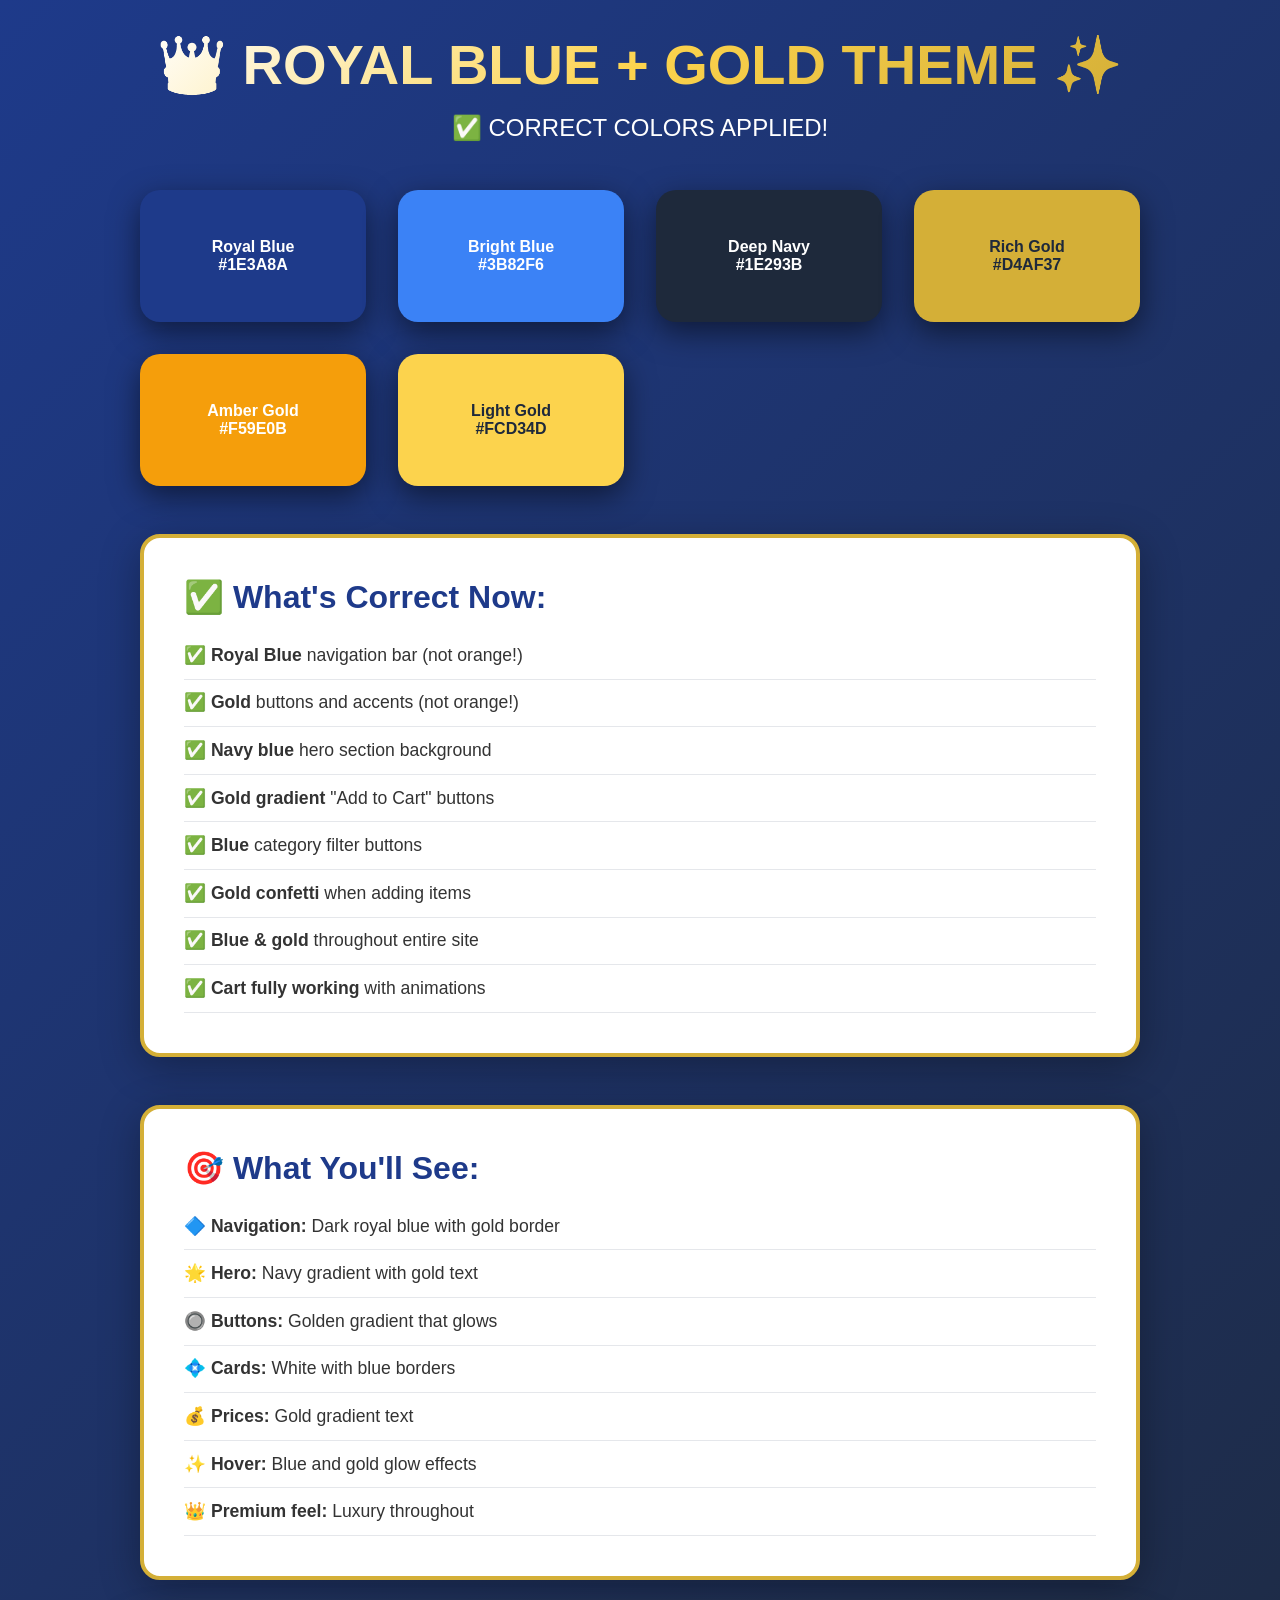
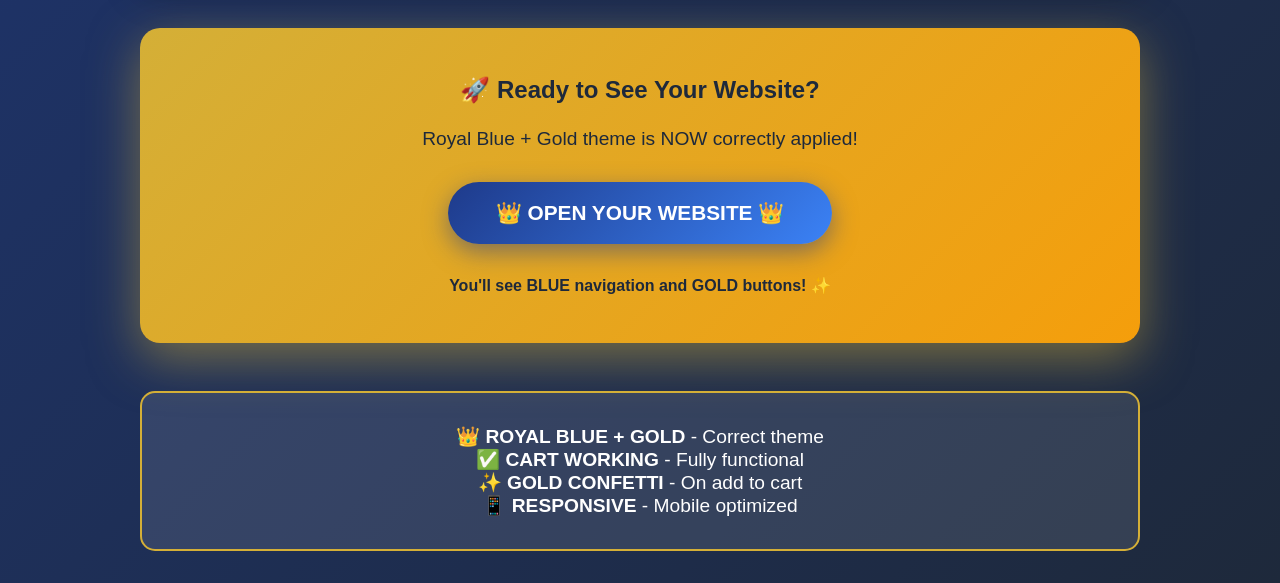
<file: golden-spoon-menu-updated-adminfix/build_fixed/START_HERE.html>
<!DOCTYPE html>
<html lang="en">
<head>
    <meta charset="UTF-8">
    <meta name="viewport" content="width=device-width, initial-scale=1.0">
    <title>👑 ROYAL BLUE + GOLD - CORRECT THEME!</title>
    <style>
        * { margin: 0; padding: 0; box-sizing: border-box; }
        body {
            font-family: 'Arial', sans-serif;
            background: linear-gradient(135deg, #1E3A8A 0%, #1E293B 100%);
            color: white;
            padding: 2rem;
            min-height: 100vh;
        }
        .container { max-width: 1000px; margin: 0 auto; }
        h1 {
            font-size: 3.5rem;
            text-align: center;
            margin-bottom: 1rem;
            background: linear-gradient(135deg, #FFFFFF 0%, #FCD34D 50%, #D4AF37 100%);
            -webkit-background-clip: text;
            -webkit-text-fill-color: transparent;
        }
        .subtitle {
            text-align: center;
            font-size: 1.5rem;
            margin-bottom: 3rem;
        }
        .colors {
            display: grid;
            grid-template-columns: repeat(auto-fit, minmax(180px, 1fr));
            gap: 2rem;
            margin: 3rem 0;
        }
        .color-box {
            padding: 3rem 1rem;
            border-radius: 20px;
            text-align: center;
            font-weight: bold;
            box-shadow: 0 10px 30px rgba(0,0,0,0.5);
            transition: transform 0.3s;
        }
        .color-box:hover {
            transform: translateY(-10px) scale(1.05);
        }
        .info {
            background: white;
            color: #333;
            padding: 2.5rem;
            border-radius: 20px;
            margin: 3rem 0;
            box-shadow: 0 10px 40px rgba(0,0,0,0.3);
            border: 4px solid #D4AF37;
        }
        .info h2 {
            color: #1E3A8A;
            font-size: 2rem;
            margin-bottom: 1rem;
        }
        .info ul {
            list-style: none;
            padding: 0;
        }
        .info li {
            padding: 0.8rem 0;
            font-size: 1.1rem;
            border-bottom: 1px solid #E5E7EB;
        }
        .cta {
            text-align: center;
            padding: 3rem;
            background: linear-gradient(135deg, #D4AF37, #F59E0B);
            border-radius: 20px;
            margin: 3rem 0;
            box-shadow: 0 15px 50px rgba(212, 175, 55, 0.5);
        }
        .btn {
            display: inline-block;
            padding: 1.2rem 3rem;
            background: linear-gradient(135deg, #1E3A8A, #3B82F6);
            color: white;
            border-radius: 50px;
            text-decoration: none;
            font-weight: bold;
            font-size: 1.3rem;
            transition: all 0.3s;
            box-shadow: 0 8px 25px rgba(30, 58, 138, 0.5);
        }
        .btn:hover {
            transform: translateY(-5px);
            box-shadow: 0 12px 35px rgba(30, 58, 138, 0.7);
        }
    </style>
</head>
<body>
    <div class="container">
        <h1>👑 ROYAL BLUE + GOLD THEME ✨</h1>
        <p class="subtitle">✅ CORRECT COLORS APPLIED!</p>
        
        <div class="colors">
            <div class="color-box" style="background: #1E3A8A; color: white;">
                Royal Blue<br>#1E3A8A
            </div>
            <div class="color-box" style="background: #3B82F6; color: white;">
                Bright Blue<br>#3B82F6
            </div>
            <div class="color-box" style="background: #1E293B; color: white;">
                Deep Navy<br>#1E293B
            </div>
            <div class="color-box" style="background: #D4AF37; color: #1E293B;">
                Rich Gold<br>#D4AF37
            </div>
            <div class="color-box" style="background: #F59E0B; color: white;">
                Amber Gold<br>#F59E0B
            </div>
            <div class="color-box" style="background: #FCD34D; color: #1E293B;">
                Light Gold<br>#FCD34D
            </div>
        </div>
        
        <div class="info">
            <h2>✅ What's Correct Now:</h2>
            <ul>
                <li>✅ <strong>Royal Blue</strong> navigation bar (not orange!)</li>
                <li>✅ <strong>Gold</strong> buttons and accents (not orange!)</li>
                <li>✅ <strong>Navy blue</strong> hero section background</li>
                <li>✅ <strong>Gold gradient</strong> "Add to Cart" buttons</li>
                <li>✅ <strong>Blue</strong> category filter buttons</li>
                <li>✅ <strong>Gold confetti</strong> when adding items</li>
                <li>✅ <strong>Blue & gold</strong> throughout entire site</li>
                <li>✅ <strong>Cart fully working</strong> with animations</li>
            </ul>
        </div>
        
        <div class="info">
            <h2>🎯 What You'll See:</h2>
            <ul>
                <li>🔷 <strong>Navigation:</strong> Dark royal blue with gold border</li>
                <li>🌟 <strong>Hero:</strong> Navy gradient with gold text</li>
                <li>🔘 <strong>Buttons:</strong> Golden gradient that glows</li>
                <li>💠 <strong>Cards:</strong> White with blue borders</li>
                <li>💰 <strong>Prices:</strong> Gold gradient text</li>
                <li>✨ <strong>Hover:</strong> Blue and gold glow effects</li>
                <li>👑 <strong>Premium feel:</strong> Luxury throughout</li>
            </ul>
        </div>
        
        <div class="cta">
            <h2 style="color: #1E293B; margin-bottom: 1.5rem;">🚀 Ready to See Your Website?</h2>
            <p style="color: #1E293B; font-size: 1.2rem; margin-bottom: 2rem;">
                Royal Blue + Gold theme is NOW correctly applied!
            </p>
            <a href="index.html" class="btn">👑 OPEN YOUR WEBSITE 👑</a>
            <p style="color: #1E293B; margin-top: 2rem; font-weight: bold;">
                You'll see BLUE navigation and GOLD buttons! ✨
            </p>
        </div>
        
        <div style="text-align: center; padding: 2rem; background: rgba(255,255,255,0.1); border-radius: 15px; border: 2px solid #D4AF37;">
            <p style="font-size: 1.2rem;">
                👑 <strong>ROYAL BLUE + GOLD</strong> - Correct theme<br>
                ✅ <strong>CART WORKING</strong> - Fully functional<br>
                ✨ <strong>GOLD CONFETTI</strong> - On add to cart<br>
                📱 <strong>RESPONSIVE</strong> - Mobile optimized<br>
            </p>
        </div>
    </div>
</body>
</html>
</file>
<file: golden-spoon-menu-updated-adminfix/build_fixed/css/style.css>
/* ================================================
   THE GOLDEN SPOON — Master Stylesheet
   Redesigned: premium colors, animations, mobile-first
   ================================================ */

/* ── Google Fonts loaded in HTML ── */

:root {
  --gold:          #C9922A;
  --gold-light:    #E8B84B;
  --gold-pale:     #FEF3D0;
  --gold-dark:     #9A6F1C;
  --cream:         #FFFBF2;
  --bg:            #F8F4EC;
  --bg-card:       #FFFFFF;
  --text-dark:     #1A1208;
  --text-mid:      #4A3B28;
  --text-light:    #8B7355;
  --border:        #EDE0C8;
  --green:         #22C55E;
  --red:           #EF4444;
  --shadow-sm:     0 2px 8px rgba(0,0,0,.07);
  --shadow-md:     0 6px 24px rgba(0,0,0,.10);
  --shadow-lg:     0 16px 48px rgba(0,0,0,.14);
  --radius:        14px;
  --radius-lg:     22px;
  --font-heading:  'Playfair Display', serif;
  --font-body:     'Inter', sans-serif;
  --nav-h:         68px;
  --transition:    .28s cubic-bezier(.4,0,.2,1);
}

/* ── Reset ── */
*,*::before,*::after { box-sizing: border-box; margin: 0; padding: 0; }
html { scroll-behavior: smooth; font-size: 16px; }
body {
  font-family: var(--font-body);
  background: var(--bg);
  color: var(--text-dark);
  line-height: 1.6;
  -webkit-font-smoothing: antialiased;
}
img { max-width: 100%; display: block; }
a  { text-decoration: none; color: inherit; }
button { cursor: pointer; border: none; background: none; }
ul { list-style: none; }

/* ── Container ── */
.container { max-width: 1200px; margin: 0 auto; padding: 0 1.25rem; }

/* ================================================
   NAVBAR
   ================================================ */
.navbar {
  position: fixed; top: 0; left: 0; right: 0;
  height: var(--nav-h);
  background: rgba(26,18,8,.95);
  backdrop-filter: blur(12px);
  border-bottom: 1px solid rgba(201,146,42,.25);
  z-index: 1000;
  display: flex; align-items: center;
}
.navbar .container {
  display: flex; align-items: center; justify-content: space-between; width: 100%;
}
.nav-brand h1 {
  font-family: var(--font-heading);
  font-size: 1.5rem;
  color: var(--gold-light);
  letter-spacing: .5px;
}
.nav-menu {
  display: flex; align-items: center; gap: 2rem;
}
.nav-menu a {
  color: rgba(255,255,255,.8);
  font-weight: 500;
  font-size: .95rem;
  transition: color var(--transition);
  position: relative;
  padding-bottom: 3px;
}
.nav-menu a::after {
  content: '';
  position: absolute; bottom: 0; left: 0;
  width: 0; height: 2px;
  background: var(--gold-light);
  transition: width var(--transition);
}
.nav-menu a:hover, .nav-menu a.active { color: var(--gold-light); }
.nav-menu a:hover::after, .nav-menu a.active::after { width: 100%; }

/* Cart badge */
.cart-badge {
  display: inline-flex; align-items: center; justify-content: center;
  min-width: 20px; height: 20px;
  background: var(--gold); color: #fff;
  font-size: .7rem; font-weight: 700;
  border-radius: 50%;
  padding: 0 5px;
  margin-left: 4px;
  animation: pulse 2s ease-in-out infinite;
}
@keyframes pulse {
  0%,100% { transform: scale(1); }
  50%      { transform: scale(1.15); }
}

/* Hamburger */
.nav-hamburger {
  display: none; flex-direction: column; gap: 5px;
  width: 28px; cursor: pointer; padding: 4px;
}
.nav-hamburger span {
  display: block; height: 2px; background: var(--gold-light);
  border-radius: 2px; transition: var(--transition);
}
.nav-hamburger.open span:nth-child(1) { transform: translateY(7px) rotate(45deg); }
.nav-hamburger.open span:nth-child(2) { opacity: 0; }
.nav-hamburger.open span:nth-child(3) { transform: translateY(-7px) rotate(-45deg); }

/* Mobile nav */
.nav-mobile {
  display: none; flex-direction: column;
  position: fixed; top: var(--nav-h); left: 0; right: 0;
  background: rgba(26,18,8,.97);
  padding: 1rem 1.5rem 1.5rem;
  border-bottom: 1px solid rgba(201,146,42,.2);
  z-index: 999;
  transform: translateY(-10px); opacity: 0;
  transition: opacity .25s, transform .25s;
}
.nav-mobile.open {
  display: flex; transform: translateY(0); opacity: 1;
}
.nav-mobile a {
  padding: .75rem 0;
  color: rgba(255,255,255,.85);
  font-size: 1rem; font-weight: 500;
  border-bottom: 1px solid rgba(255,255,255,.07);
  transition: color var(--transition);
}
.nav-mobile a:hover, .nav-mobile a.active { color: var(--gold-light); }

/* ================================================
   PAGE HEADER
   ================================================ */
.page-header {
  margin-top: var(--nav-h);
  padding: 3.5rem 0 2.5rem;
  background: linear-gradient(135deg, #1A1208 0%, #2C1F0A 50%, #1A1208 100%);
  position: relative; overflow: hidden;
  text-align: center;
}
.page-header::before {
  content: '';
  position: absolute; inset: 0;
  background: radial-gradient(ellipse 80% 60% at 50% 0%, rgba(201,146,42,.18) 0%, transparent 70%);
  pointer-events: none;
}
.page-header h1 {
  font-family: var(--font-heading);
  font-size: clamp(1.8rem, 4vw, 3rem);
  color: #fff;
  margin-bottom: .5rem;
  position: relative;
}
.page-header p {
  color: rgba(255,255,255,.65);
  font-size: 1rem;
  position: relative;
}

/* ================================================
   HERO
   ================================================ */
.hero {
  margin-top: var(--nav-h);
  min-height: 92vh;
  display: flex; align-items: center; justify-content: center;
  background:
    linear-gradient(to bottom, rgba(0,0,0,.55) 0%, rgba(0,0,0,.45) 100%),
    url('https://images.unsplash.com/photo-1517248135467-4c7edcad34c4?w=1600&q=85') center/cover no-repeat;
  position: relative; text-align: center;
}
.hero-content { position: relative; padding: 2rem 1.5rem; }
.hero-title {
  font-family: var(--font-heading);
  font-size: clamp(2.2rem, 6vw, 5rem);
  color: #fff;
  line-height: 1.1;
  margin-bottom: 1rem;
  text-shadow: 0 2px 20px rgba(0,0,0,.4);
}
.hero-title span { color: var(--gold-light); }
.hero-subtitle {
  font-size: clamp(1rem, 2vw, 1.3rem);
  color: rgba(255,255,255,.82);
  margin-bottom: 2.2rem;
  max-width: 560px; margin-left: auto; margin-right: auto;
}
.hero-cta-group { display: flex; gap: 1rem; justify-content: center; flex-wrap: wrap; }

/* ================================================
   BUTTONS
   ================================================ */
.btn {
  display: inline-flex; align-items: center; justify-content: center; gap: .5rem;
  padding: .75rem 1.75rem;
  border-radius: 50px;
  font-family: var(--font-body);
  font-size: .9rem; font-weight: 600;
  transition: all var(--transition);
  white-space: nowrap;
}
.btn-primary {
  background: linear-gradient(135deg, var(--gold) 0%, var(--gold-light) 100%);
  color: #fff;
  box-shadow: 0 4px 15px rgba(201,146,42,.35);
}
.btn-primary:hover {
  transform: translateY(-2px);
  box-shadow: 0 8px 25px rgba(201,146,42,.5);
  filter: brightness(1.05);
}
.btn-primary:active { transform: translateY(0); }
.btn-secondary {
  background: transparent;
  border: 2px solid var(--gold);
  color: var(--gold-dark);
}
.btn-secondary:hover {
  background: var(--gold);
  color: #fff;
  transform: translateY(-2px);
}
.btn-full { width: 100%; }
.btn-large { padding: 1rem 2rem; font-size: 1rem; }

/* ================================================
   ABOUT / FEATURES
   ================================================ */
.about-section { padding: 5rem 0; background: var(--cream); }
.section-title {
  font-family: var(--font-heading);
  font-size: clamp(1.6rem, 3.5vw, 2.4rem);
  color: var(--text-dark);
  text-align: center;
  margin-bottom: 1rem;
  position: relative;
}
.section-title::after {
  content: '';
  display: block;
  width: 56px; height: 3px;
  background: linear-gradient(90deg, var(--gold), var(--gold-light));
  border-radius: 2px;
  margin: .6rem auto 0;
}
.about-text {
  color: var(--text-mid); max-width: 700px; margin: 0 auto 1.2rem; text-align: center;
}
.features {
  display: grid; grid-template-columns: repeat(auto-fit, minmax(220px, 1fr));
  gap: 1.5rem; margin-top: 2.5rem;
}
.feature-card {
  background: var(--bg-card);
  border-radius: var(--radius);
  padding: 2rem 1.5rem;
  text-align: center;
  box-shadow: var(--shadow-sm);
  border: 1px solid var(--border);
  transition: transform var(--transition), box-shadow var(--transition);
}
.feature-card:hover { transform: translateY(-4px); box-shadow: var(--shadow-md); }
.feature-icon { font-size: 2.5rem; margin-bottom: .8rem; }
.feature-card h3 {
  font-family: var(--font-heading); font-size: 1.1rem; margin-bottom: .4rem; color: var(--text-dark);
}
.feature-card p { font-size: .9rem; color: var(--text-light); }

/* Hours */
.hours-section { padding: 4rem 0; background: var(--bg); }
.hours-grid {
  display: grid; grid-template-columns: repeat(auto-fit, minmax(220px, 1fr));
  gap: 1rem; margin-top: 2rem;
}
.hours-item {
  background: var(--bg-card);
  border-radius: var(--radius);
  padding: 1.2rem 1.5rem;
  display: flex; justify-content: space-between; align-items: center;
  border: 1px solid var(--border);
  box-shadow: var(--shadow-sm);
}
.day { font-weight: 600; color: var(--text-dark); }
.time { color: var(--gold-dark); font-weight: 600; font-size: .92rem; }

/* ================================================
   MENU PAGE
   ================================================ */
.menu-section { padding: 2.5rem 0 4rem; }

/* Category Filter */
.category-filter {
  display: flex; flex-wrap: wrap; gap: .6rem;
  justify-content: center; margin-bottom: 2.5rem;
}
.category-btn {
  padding: .55rem 1.3rem;
  border-radius: 50px;
  font-size: .88rem; font-weight: 600;
  background: var(--bg-card);
  color: var(--text-mid);
  border: 2px solid var(--border);
  transition: all var(--transition);
}
.category-btn:hover {
  border-color: var(--gold);
  color: var(--gold-dark);
  transform: translateY(-1px);
}
.category-btn.active {
  background: linear-gradient(135deg, var(--gold), var(--gold-light));
  color: #fff; border-color: transparent;
  box-shadow: 0 4px 14px rgba(201,146,42,.35);
}
.category-badge {
  display: inline-block;
  background: #fff; color: var(--gold-dark);
  font-size: .62rem; font-weight: 800;
  padding: 1px 6px; border-radius: 20px;
  margin-left: 4px; vertical-align: middle;
  letter-spacing: .3px;
}
.category-btn.active .category-badge { background: rgba(255,255,255,.25); color: #fff; }

/* Grouped container */
.menu-grouped-container { display: block; }
.menu-category-section { margin-bottom: 3.5rem; }
.menu-cat-heading {
  display: flex; align-items: center; gap: .7rem;
  font-family: var(--font-heading);
  font-size: 1.5rem; color: var(--text-dark);
  margin-bottom: 1.3rem;
  padding-bottom: .6rem;
  border-bottom: 2px solid var(--border);
}
.menu-cat-heading-icon { font-size: 1.6rem; }
.menu-inner-grid {
  display: grid;
  grid-template-columns: repeat(auto-fill, minmax(280px, 1fr));
  gap: 1.5rem;
}
/* Single-category view */
.menu-grid {
  display: grid;
  grid-template-columns: repeat(auto-fill, minmax(280px, 1fr));
  gap: 1.5rem;
}

/* ── Menu Card ── */
.menu-card {
  background: var(--bg-card);
  border-radius: var(--radius-lg);
  overflow: hidden;
  box-shadow: var(--shadow-sm);
  border: 1px solid var(--border);
  transition: transform var(--transition), box-shadow var(--transition);
  display: flex; flex-direction: column;
}
.menu-card:hover {
  transform: translateY(-5px);
  box-shadow: var(--shadow-lg);
}
.menu-card-img-wrap {
  position: relative; overflow: hidden;
  height: 200px; flex-shrink: 0;
}
.menu-card-img {
  width: 100%; height: 100%;
  object-fit: cover;
  transition: transform .45s ease;
}
.menu-card:hover .menu-card-img { transform: scale(1.06); }
.menu-img-fallback {
  width: 100%; height: 100%;
  display: flex; align-items: center; justify-content: center;
  font-size: 3.5rem;
  background: var(--gold-pale);
}
.veg-badge {
  position: absolute; top: 10px; right: 10px;
  font-size: .7rem; font-weight: 700;
  padding: 3px 9px; border-radius: 20px;
  backdrop-filter: blur(6px);
}
.veg-badge.veg    { background: rgba(34,197,94,.85); color: #fff; }
.veg-badge.non-veg { background: rgba(239,68,68,.85); color: #fff; }

.menu-card-body {
  padding: 1.2rem 1.3rem 1.5rem;
  display: flex; flex-direction: column; flex: 1;
}
.menu-card-header {
  display: flex; justify-content: space-between; align-items: flex-start;
  gap: .6rem; margin-bottom: .35rem;
}
.menu-card-title {
  font-family: var(--font-heading); font-size: 1.05rem;
  color: var(--text-dark); line-height: 1.3;
}
.menu-card-price {
  font-size: 1.15rem; font-weight: 800;
  color: var(--gold); white-space: nowrap;
}
.menu-cat-tag {
  display: inline-block;
  background: var(--gold-pale); color: var(--gold-dark);
  font-size: .7rem; font-weight: 700;
  padding: 2px 10px; border-radius: 20px;
  margin-bottom: .7rem; letter-spacing: .3px;
}
.menu-card-desc {
  font-size: .84rem; color: var(--text-light);
  line-height: 1.5; margin-bottom: 1rem; flex: 1;
}
.btn-add-cart {
  display: flex; align-items: center; justify-content: center; gap: .5rem;
  padding: .65rem 1.2rem;
  border-radius: 50px;
  background: linear-gradient(135deg, var(--gold), var(--gold-light));
  color: #fff; font-weight: 700; font-size: .88rem;
  transition: all var(--transition);
  box-shadow: 0 3px 12px rgba(201,146,42,.3);
}
.btn-add-cart:hover {
  transform: translateY(-2px);
  box-shadow: 0 6px 20px rgba(201,146,42,.45);
}
.btn-add-cart.added { background: var(--green); }
.btn-cart-icon { font-size: .95rem; }

/* ================================================
   CART PAGE
   ================================================ */
.cart-section { padding: 2.5rem 0 4rem; }
.empty-cart {
  text-align: center; padding: 5rem 2rem;
}
.empty-cart-icon { font-size: 4rem; margin-bottom: 1rem; }
.empty-cart h2 { font-family: var(--font-heading); margin-bottom: .5rem; }
.empty-cart p  { color: var(--text-light); margin-bottom: 1.5rem; }

.cart-content {
  display: grid;
  grid-template-columns: 1fr 340px;
  gap: 2rem; align-items: start;
}
.cart-items { display: flex; flex-direction: column; gap: 1rem; }

/* ── Cart Item Card ── */
.cart-item {
  background: var(--bg-card);
  border-radius: var(--radius);
  padding: 1.2rem;
  border: 1px solid var(--border);
  box-shadow: var(--shadow-sm);
  animation: fadeInUp .35s ease both;
}
@keyframes fadeInUp {
  from { opacity: 0; transform: translateY(14px); }
  to   { opacity: 1; transform: translateY(0); }
}
@keyframes fadeOutRight {
  to { opacity: 0; transform: translateX(40px); }
}
.cart-item-top { display: flex; gap: 1rem; margin-bottom: 1rem; }
.cart-item-img-wrap {
  position: relative; flex-shrink: 0;
  width: 80px; height: 80px;
  border-radius: 10px; overflow: hidden;
}
.cart-item-img { width: 100%; height: 100%; object-fit: cover; }
.cart-img-fallback {
  width: 100%; height: 100%;
  display: flex; align-items: center; justify-content: center;
  font-size: 2rem; background: var(--gold-pale);
}
.cart-veg-dot {
  position: absolute; bottom: 4px; right: 4px;
  width: 10px; height: 10px; border-radius: 50%;
  border: 2px solid #fff;
}
.cart-veg-dot.veg { background: var(--green); }
.cart-veg-dot.non-veg { background: var(--red); }
.cart-item-info { flex: 1; }
.cart-item-name  { font-weight: 700; font-size: 1rem; color: var(--text-dark); margin-bottom: .2rem; }
.cart-item-cat   { font-size: .8rem; color: var(--text-light); margin-bottom: .4rem; }
.cart-item-price-row { display: flex; justify-content: space-between; align-items: center; }
.cart-base-price { font-size: .85rem; color: var(--text-light); }
.cart-item-total { font-weight: 800; color: var(--gold); font-size: 1rem; }

/* Customization */
.cart-customization { margin-bottom: 1rem; }
.cust-toggle {
  display: flex; justify-content: space-between; align-items: center;
  padding: .55rem .8rem;
  background: var(--gold-pale);
  border-radius: 8px;
  cursor: pointer;
  font-size: .84rem; font-weight: 600; color: var(--gold-dark);
  transition: background var(--transition);
}
.cust-toggle:hover { background: #F5E3A8; }
.cust-arrow { font-size: .75rem; transition: transform var(--transition); }
.cust-panel {
  border: 1px solid var(--border);
  border-top: none;
  border-radius: 0 0 10px 10px;
  padding: 1rem;
  background: var(--cream);
}
.cust-row { margin-bottom: .9rem; }
.cust-row:last-child { margin-bottom: 0; }
.cust-label { font-size: .8rem; font-weight: 700; color: var(--text-mid); margin-bottom: .5rem; display: block; }

/* Spice pills */
.spice-pills { display: flex; flex-wrap: wrap; gap: .45rem; }
.spice-pill {
  padding: .3rem .85rem;
  border-radius: 50px;
  font-size: .78rem; font-weight: 600;
  border: 1.5px solid var(--border);
  color: var(--text-mid);
  background: var(--bg-card);
  transition: all var(--transition);
}
.spice-pill:hover { border-color: var(--gold); color: var(--gold-dark); }
.spice-pill.active { background: var(--gold); color: #fff; border-color: var(--gold); }

/* Extras grid */
.extras-grid { display: flex; flex-wrap: wrap; gap: .45rem; }
.extra-chip {
  display: flex; align-items: center; gap: .35rem;
  padding: .3rem .85rem;
  border-radius: 50px;
  font-size: .78rem; font-weight: 600;
  border: 1.5px solid var(--border);
  color: var(--text-mid);
  background: var(--bg-card);
  cursor: pointer;
  transition: all var(--transition);
}
.extra-chip:hover { border-color: var(--gold); color: var(--gold-dark); }
.extra-chip.selected { background: var(--gold-pale); border-color: var(--gold); color: var(--gold-dark); }
.extra-chip-price { font-size: .7rem; color: var(--gold-dark); font-weight: 700; }
.extra-chip-free  { font-size: .7rem; color: var(--green); font-weight: 700; }

/* Cart item footer */
.cart-item-footer {
  display: flex; justify-content: space-between; align-items: center;
  padding-top: .8rem; border-top: 1px solid var(--border);
}
.qty-control { display: flex; align-items: center; gap: .5rem; }
.qty-btn {
  width: 32px; height: 32px;
  border-radius: 50%;
  display: flex; align-items: center; justify-content: center;
  background: var(--gold-pale); color: var(--gold-dark);
  font-size: 1.1rem; font-weight: 700;
  border: 1.5px solid var(--border);
  transition: all var(--transition);
}
.qty-btn:hover { background: var(--gold); color: #fff; border-color: var(--gold); }
.qty-num { font-weight: 700; font-size: 1rem; min-width: 24px; text-align: center; }
.cart-remove-btn {
  padding: .4rem 1rem;
  border-radius: 50px;
  font-size: .8rem; font-weight: 600;
  background: #FEE2E2; color: #B91C1C;
  border: 1.5px solid #FECACA;
  transition: all var(--transition);
}
.cart-remove-btn:hover { background: #B91C1C; color: #fff; border-color: #B91C1C; }

/* Cart Summary */
.cart-summary {
  background: var(--bg-card);
  border-radius: var(--radius-lg);
  padding: 1.5rem;
  border: 1px solid var(--border);
  box-shadow: var(--shadow-md);
  position: sticky; top: calc(var(--nav-h) + 1rem);
}
.cart-summary h2 {
  font-family: var(--font-heading); font-size: 1.3rem;
  margin-bottom: 1.2rem; color: var(--text-dark);
}
.summary-row {
  display: flex; justify-content: space-between;
  padding: .5rem 0; font-size: .92rem;
  border-bottom: 1px solid var(--border);
}
.summary-row:last-of-type { border-bottom: none; }
.summary-total { font-weight: 800; font-size: 1.1rem; color: var(--gold-dark); }
.summary-row.summary-total { padding-top: .8rem; }

/* ================================================
   PAYMENT PAGE
   ================================================ */
.payment-section { padding: 2.5rem 0 4rem; }
.payment-grid {
  display: grid; grid-template-columns: 1fr 1fr;
  gap: 2rem; align-items: start;
}
.order-summary-box, .payment-form-box {
  background: var(--bg-card);
  border-radius: var(--radius-lg);
  padding: 1.8rem;
  border: 1px solid var(--border);
  box-shadow: var(--shadow-md);
}
.order-summary-box h2, .payment-form-box h2 {
  font-family: var(--font-heading); font-size: 1.4rem;
  margin-bottom: 1.3rem; color: var(--text-dark);
}
.order-items { margin-bottom: 1rem; }
.order-item {
  padding: .8rem 0;
  border-bottom: 1px solid var(--border);
}
.order-item:last-child { border-bottom: none; }
.order-item-header { display: flex; justify-content: space-between; font-weight: 600; }
.order-item-details { font-size: .82rem; color: var(--text-light); margin-top: .2rem; }
.summary-totals { border-top: 2px solid var(--border); padding-top: 1rem; }

/* Forms */
.form-section { margin-bottom: 1.5rem; }
.form-section h3 {
  font-size: .95rem; font-weight: 700; color: var(--text-light);
  text-transform: uppercase; letter-spacing: 1px;
  margin-bottom: .9rem;
}
.form-group { margin-bottom: 1rem; }
.form-group label {
  display: block; font-size: .85rem; font-weight: 600;
  color: var(--text-mid); margin-bottom: .4rem;
}
.form-group input, .form-group select, .form-group textarea {
  width: 100%;
  padding: .7rem 1rem;
  border-radius: 10px;
  border: 1.5px solid var(--border);
  background: var(--cream);
  font-family: var(--font-body); font-size: .92rem;
  color: var(--text-dark);
  transition: border-color var(--transition), box-shadow var(--transition);
  outline: none;
}
.form-group input:focus, .form-group select:focus, .form-group textarea:focus {
  border-color: var(--gold); box-shadow: 0 0 0 3px rgba(201,146,42,.15);
}
.form-group input.has-error { border-color: var(--red); }

/* ================================================
   MODAL
   ================================================ */
.modal {
  display: none; position: fixed; inset: 0;
  background: rgba(0,0,0,.6); backdrop-filter: blur(4px);
  z-index: 2000; align-items: center; justify-content: center;
  padding: 1.5rem;
}
.modal.show { display: flex; }
.modal-content {
  background: var(--bg-card);
  border-radius: var(--radius-lg);
  padding: 2.5rem 2rem;
  max-width: 520px; width: 100%;
  box-shadow: var(--shadow-lg);
  animation: modalIn .35s cubic-bezier(.4,0,.2,1) both;
  max-height: 90vh; overflow-y: auto;
  text-align: center;
}
@keyframes modalIn {
  from { opacity: 0; transform: scale(.92) translateY(20px); }
  to   { opacity: 1; transform: scale(1)  translateY(0); }
}
.confirmation-icon { font-size: 3.5rem; margin-bottom: .8rem; }

/* Delivery tracker */
.delivery-tracker { margin: 1.2rem 0; }
.delivery-title { font-family: var(--font-heading); font-size: 1.1rem; margin-bottom: .8rem; }
.delivery-timer-grid { display: grid; grid-template-columns: 1fr 1fr; gap: 1rem; text-align: left; }
.delivery-progress {
  display: flex; flex-direction: column; align-items: center; justify-content: center;
  background: var(--gold-pale); border-radius: var(--radius);
  padding: 1.2rem; min-height: 90px;
}
.delivery-time { font-size: 1.8rem; font-weight: 800; color: var(--gold-dark); font-variant-numeric: tabular-nums; }
.delivery-label { font-size: .78rem; color: var(--text-light); margin-top: .2rem; }
.delivery-meta { display: flex; flex-direction: column; gap: .45rem; justify-content: center; }
.delivery-meta-row { display: flex; justify-content: space-between; font-size: .85rem; }
.delivery-meta-hint { font-size: .75rem; color: var(--text-light); }
.order-number { background: var(--gold-pale); border-radius: 10px; padding: .8rem 1rem; font-size: .88rem; margin: .8rem 0; line-height: 1.6; }

/* Post-delivery payment */
.post-delivery-payment { background: var(--cream); border-radius: var(--radius); padding: 1.2rem; border: 1.5px solid var(--gold); margin-top: 1rem; }
.pdp-header { display: flex; align-items: center; gap: .8rem; margin-bottom: 1rem; }
.pdp-header-icon { font-size: 1.8rem; }
.pdp-title { font-family: var(--font-heading); font-size: 1.1rem; }
.pdp-subtitle { font-size: .82rem; color: var(--text-light); }
.pdp-amount-box { background: var(--gold-pale); border-radius: 10px; padding: .8rem 1.2rem; display: flex; justify-content: space-between; align-items: center; margin-bottom: 1rem; }
.pdp-amount-label { font-size: .85rem; color: var(--text-mid); font-weight: 600; }
.pdp-amount-value { font-size: 1.5rem; font-weight: 800; color: var(--gold-dark); }
.pdp-method-grid { display: grid; grid-template-columns: 1fr 1fr; gap: .7rem; margin-bottom: 1rem; }
.pdp-method-btn {
  display: flex; flex-direction: column; align-items: center; gap: .3rem;
  padding: .9rem .8rem;
  border-radius: 12px; border: 2px solid var(--border);
  background: var(--bg-card); transition: all var(--transition);
  cursor: pointer;
}
.pdp-method-btn.active { border-color: var(--gold); background: var(--gold-pale); }
.pdp-method-icon { font-size: 1.5rem; }
.pdp-method-label { font-size: .82rem; font-weight: 700; }
.pdp-method-sub { font-size: .72rem; color: var(--text-light); }
.pdp-panel { margin-top: .8rem; }

/* COD */
.cod-info-box { display: flex; gap: .8rem; background: var(--gold-pale); border-radius: 10px; padding: 1rem; margin-bottom: 1rem; }
.cod-icon { font-size: 1.8rem; }
.cod-title { font-weight: 700; font-size: .9rem; margin-bottom: .3rem; }
.cod-desc { font-size: .82rem; color: var(--text-mid); }

/* UPI */
.upi-id-bar {
  display: flex; align-items: center; gap: .5rem;
  background: var(--gold-pale); border-radius: 8px; padding: .5rem .9rem;
  margin-bottom: .8rem;
}
.upi-id-label { font-size: .75rem; font-weight: 700; color: var(--text-light); }
.upi-id-value { font-weight: 800; font-size: .88rem; flex: 1; }
.upi-copy-btn {
  padding: .3rem .6rem; border-radius: 6px; background: var(--gold);
  color: #fff; font-size: .78rem; font-weight: 700; transition: all var(--transition);
}
.upi-qr-img { width: 200px; height: 200px; object-fit: contain; margin: 0 auto; border-radius: 10px; }
.upi-qr-hint { font-size: .8rem; color: var(--text-light); text-align: center; margin: .6rem 0; }
.upi-amount-reminder { text-align: center; font-size: .9rem; color: var(--text-mid); font-weight: 600; }
.upi-step-header { display: flex; align-items: center; gap: .7rem; margin-bottom: 1rem; }
.upi-step-num {
  width: 28px; height: 28px; border-radius: 50%;
  background: var(--gold); color: #fff;
  display: flex; align-items: center; justify-content: center;
  font-size: .82rem; font-weight: 800;
}
.upi-copy-toast {
  display: none; font-size: .75rem; color: var(--green); font-weight: 700;
}
.upi-copy-toast.show { display: inline; }
.txn-error { font-size: .82rem; color: var(--red); margin-top: .3rem; }
.txn-actions { display: flex; gap: .7rem; margin-top: .8rem; }
.txn-hint { font-size: .8rem; color: var(--text-light); margin-bottom: .8rem; display: flex; gap: .4rem; }

/* Payment success */
.pay-success-anim { position: relative; width: 70px; height: 70px; margin: 0 auto 1rem; }
.pay-success-ring {
  width: 70px; height: 70px; border-radius: 50%;
  border: 3px solid var(--green); position: absolute;
  animation: ring .6s ease both;
}
.pay-success-icon {
  position: absolute; inset: 0;
  display: flex; align-items: center; justify-content: center;
  font-size: 1.8rem; color: var(--green);
  animation: popIn .4s .3s ease both;
}
@keyframes ring   { from { transform: scale(.5); opacity: 0; } to { transform: scale(1); opacity: 1; } }
@keyframes popIn  { from { transform: scale(0); } to { transform: scale(1); } }
.pay-success-details { background: var(--gold-pale); border-radius: 10px; padding: 1rem; text-align: left; }
.pay-success-row { display: flex; justify-content: space-between; padding: .4rem 0; font-size: .88rem; border-bottom: 1px solid var(--border); }
.pay-success-row:last-child { border-bottom: none; }

/* Delay notification */
.delay-notification {
  position: fixed; bottom: 1.5rem; left: 50%; transform: translateX(-50%);
  z-index: 3000; display: none; width: min(90vw, 440px);
}
.delay-notification.show { display: block; animation: slideUp .4s ease; }
@keyframes slideUp { from { opacity: 0; transform: translateX(-50%) translateY(20px); } to { opacity: 1; transform: translateX(-50%) translateY(0); } }
.delay-notification-card {
  background: #fff; border-radius: var(--radius);
  padding: 1rem 1.2rem;
  box-shadow: var(--shadow-lg);
  border-left: 4px solid var(--gold);
  display: flex; align-items: center; gap: .8rem;
}
.delay-notification-close { margin-left: auto; font-size: 1.2rem; color: var(--text-light); }

/* ================================================
   FEEDBACK PAGE
   ================================================ */
.reviews-section { padding: 2.5rem 0 4rem; }
.reviews-header { text-align: center; margin-bottom: 2rem; }
.reviews-subtitle { color: var(--text-light); }
.reviews-shell { max-width: 1100px; margin: 0 auto; }
.reviews-summary {
  background: var(--bg-card); border-radius: var(--radius-lg);
  padding: 1.5rem; border: 1px solid var(--border);
  margin-bottom: 2rem; box-shadow: var(--shadow-sm);
}
.reviews-grid {
  display: grid; grid-template-columns: 1fr 1fr; gap: 2rem; align-items: start;
}
.review-form-card, .reviews-list-card {
  background: var(--bg-card); border-radius: var(--radius-lg);
  padding: 1.8rem; border: 1px solid var(--border); box-shadow: var(--shadow-md);
}
.reviews-card-title { font-family: var(--font-heading); font-size: 1.2rem; margin-bottom: 1.2rem; }
.review-form .form-row { display: grid; grid-template-columns: 1fr 1fr; gap: 1rem; }
.rating-wrap { margin-top: .3rem; }
.star-rating { display: flex; gap: .3rem; }
.star {
  font-size: 1.8rem; background: none; border: none; cursor: pointer;
  color: #d1d5db; transition: color var(--transition), transform var(--transition);
}
.star:hover, .star.active { color: var(--gold-light); transform: scale(1.15); }
.rating-hint { font-size: .82rem; color: var(--text-light); margin-top: .4rem; }
.reviews-list { display: flex; flex-direction: column; gap: 1rem; max-height: 540px; overflow-y: auto; }
.reviews-list::-webkit-scrollbar { width: 4px; }
.reviews-list::-webkit-scrollbar-thumb { background: var(--border); border-radius: 2px; }
.review-item {
  padding: 1rem; border-radius: 10px;
  background: var(--cream); border: 1px solid var(--border);
  transition: box-shadow var(--transition);
}
.review-item:hover { box-shadow: var(--shadow-sm); }
.review-item-header { display: flex; justify-content: space-between; margin-bottom: .4rem; }
.review-item-name { font-weight: 700; font-size: .92rem; }
.review-item-stars { color: var(--gold-light); font-size: .9rem; }
.review-item-text { font-size: .88rem; color: var(--text-mid); }
.review-item-date { font-size: .75rem; color: var(--text-light); margin-top: .3rem; }

/* Payment done banner */
.payment-done-banner {
  background: linear-gradient(135deg, #D1FAE5, #A7F3D0);
  border: 2px solid #6EE7B7;
  border-radius: var(--radius);
  padding: 1.2rem 1.5rem;
  margin-bottom: 1.5rem;
  display: flex; align-items: center; gap: 1rem;
  animation: fadeInDown .5s ease;
}
@keyframes fadeInDown { from { opacity: 0; transform: translateY(-12px); } to { opacity: 1; transform: translateY(0); } }
.banner-icon { font-size: 2rem; flex-shrink: 0; }
.banner-title { font-weight: 700; color: #065F46; font-size: 1rem; }
.banner-sub   { font-size: .85rem; color: #047857; }
.banner-order { font-size: .8rem; font-weight: 700; color: #059669; margin-top: .2rem; }

/* ================================================
   FOOTER
   ================================================ */
.footer {
  background: var(--text-dark);
  color: rgba(255,255,255,.6);
  text-align: center;
  padding: 2.5rem 1rem;
  font-size: .88rem; line-height: 1.8;
}
.footer a { color: var(--gold-light); }

/* ================================================
   TOAST
   ================================================ */
.toast {
  position: fixed; bottom: 2rem; left: 50%; transform: translateX(-50%) translateY(20px);
  background: #1A1208; color: #fff;
  padding: .7rem 1.8rem; border-radius: 50px;
  font-size: .88rem; font-weight: 600;
  box-shadow: var(--shadow-lg);
  opacity: 0; transition: all .35s cubic-bezier(.4,0,.2,1);
  pointer-events: none; white-space: nowrap; z-index: 4000;
  border: 1.5px solid var(--gold);
}
.toast.show { opacity: 1; transform: translateX(-50%) translateY(0); }

/* ================================================
   SCROLL REVEAL / ANIMATIONS
   ================================================ */
.scroll-reveal {
  opacity: 0; transform: translateY(24px);
  transition: opacity .55s ease, transform .55s ease;
}
.scroll-reveal.revealed { opacity: 1; transform: translateY(0); }

/* ================================================
   MOBILE RESPONSIVE
   ================================================ */
@media (max-width: 900px) {
  .payment-grid { grid-template-columns: 1fr; }
  .cart-content { grid-template-columns: 1fr; }
  .cart-summary { position: static; }
  .reviews-grid { grid-template-columns: 1fr; }
}
@media (max-width: 768px) {
  :root { --nav-h: 60px; }
  .nav-menu { display: none; }
  .nav-hamburger { display: flex; }
  .menu-inner-grid,
  .menu-grid { grid-template-columns: 1fr 1fr; gap: 1rem; }
  .delivery-timer-grid { grid-template-columns: 1fr; }
  .pdp-method-grid { grid-template-columns: 1fr; }
  .features { grid-template-columns: 1fr; }
  .review-form .form-row { grid-template-columns: 1fr; }
  .page-header { padding: 2.5rem 0 1.8rem; }
}
@media (max-width: 480px) {
  .menu-inner-grid,
  .menu-grid { grid-template-columns: 1fr; }
  .category-filter { gap: .4rem; }
  .category-btn { padding: .45rem .95rem; font-size: .82rem; }
  .hero { min-height: 75vh; }
  .hero-cta-group { flex-direction: column; align-items: center; }
  .modal-content { padding: 1.8rem 1.2rem; }
  .payment-done-banner { flex-direction: column; text-align: center; }
}
</file>
<file: golden-spoon-menu-updated-adminfix/build_fixed/css/admin.css>
/* ================================================
   THE GOLDEN SPOON — Admin Dashboard CSS
   Premium redesign: clean, structured, responsive
   ================================================ */

/* Admin-specific nav badge */
.admin-nav-badge {
  background: linear-gradient(135deg, #C9922A, #E8B84B);
  color: #fff;
  padding: .3rem .9rem;
  border-radius: 50px;
  font-size: .78rem;
  font-weight: 700;
  letter-spacing: .4px;
}

/* ── Page layout ── */
.admin-section { padding: 2rem 0 4rem; }

/* ================================================
   QUICK STATS BAR
   ================================================ */
.admin-stats {
  display: grid;
  grid-template-columns: repeat(auto-fill, minmax(140px, 1fr));
  gap: 1rem;
  margin-bottom: 1.8rem;
}
.admin-stat-card {
  background: #fff;
  border-radius: 14px;
  padding: 1.2rem 1rem;
  text-align: center;
  border: 1.5px solid var(--border);
  box-shadow: var(--shadow-sm);
  transition: transform var(--transition), box-shadow var(--transition);
  cursor: default;
}
.admin-stat-card:hover { transform: translateY(-3px); box-shadow: var(--shadow-md); }
.admin-stat-icon { font-size: 1.6rem; display: block; margin-bottom: .4rem; }
.admin-stat-label { font-size: .72rem; color: var(--text-light); font-weight: 600; text-transform: uppercase; letter-spacing: .5px; margin-bottom: .3rem; }
.admin-stat-value { font-size: 1.7rem; font-weight: 800; color: var(--text-dark); font-variant-numeric: tabular-nums; }
.admin-stat-card-green { border-color: #86EFAC; background: #F0FDF4; }
.admin-stat-card-green .admin-stat-value { color: #15803D; }
.admin-stat-card-amber { border-color: #FCD34D; background: #FFFBEB; }
.admin-stat-card-amber .admin-stat-value { color: #B45309; }

/* ================================================
   WORKFLOW BANNER
   ================================================ */
.admin-workflow-banner {
  display: flex;
  align-items: center;
  justify-content: center;
  flex-wrap: wrap;
  gap: .4rem;
  background: linear-gradient(135deg, #1A1208 0%, #2C1F0A 100%);
  border-radius: 14px;
  padding: 1rem 1.5rem;
  margin-bottom: 1.8rem;
}
.admin-workflow-step {
  display: flex; flex-direction: column; align-items: center;
  gap: .3rem; padding: .5rem .9rem;
  border-radius: 10px;
  cursor: pointer;
  transition: background var(--transition);
}
.admin-workflow-step:hover { background: rgba(255,255,255,.1); }
.admin-workflow-step-icon { font-size: 1.3rem; }
.admin-workflow-step-label { font-size: .7rem; font-weight: 700; color: rgba(255,255,255,.7); text-align: center; }
.admin-workflow-arrow { color: rgba(255,255,255,.35); font-size: 1.4rem; line-height: 1; }

/* ================================================
   TABS
   ================================================ */
.admin-tabs {
  display: flex;
  gap: .5rem;
  flex-wrap: wrap;
  padding: .5rem;
  background: #fff;
  border-radius: 14px;
  border: 1.5px solid var(--border);
  margin-bottom: 1.5rem;
  box-shadow: var(--shadow-sm);
}
.admin-tab {
  flex: 1;
  min-width: 120px;
  padding: .65rem 1rem;
  border-radius: 10px;
  font-size: .88rem;
  font-weight: 600;
  color: var(--text-mid);
  background: transparent;
  border: none;
  transition: all var(--transition);
  white-space: nowrap;
}
.admin-tab:hover { background: var(--gold-pale); color: var(--gold-dark); }
.admin-tab.active {
  background: linear-gradient(135deg, var(--gold), var(--gold-light));
  color: #fff;
  box-shadow: 0 4px 14px rgba(201,146,42,.3);
}

/* Tab panels */
.admin-tab-panel { display: none; animation: fadeInUp .3s ease; }
.admin-tab-panel.active { display: block; }

/* ================================================
   TOOLBAR (search/filter)
   ================================================ */
.admin-toolbar {
  display: flex; align-items: center; flex-wrap: wrap; gap: .8rem;
  margin-bottom: 1.2rem;
}
.admin-search-wrap {
  position: relative; flex: 1; min-width: 200px;
}
.admin-search-wrap input {
  width: 100%;
  padding: .6rem 1rem .6rem 2.4rem;
  border-radius: 50px;
  border: 1.5px solid var(--border);
  background: var(--cream);
  font-size: .88rem;
  transition: border-color var(--transition), box-shadow var(--transition);
}
.admin-search-wrap input:focus { outline: none; border-color: var(--gold); box-shadow: 0 0 0 3px rgba(201,146,42,.12); }
.admin-search-icon {
  position: absolute; left: .8rem; top: 50%; transform: translateY(-50%);
  color: var(--text-light); font-size: .9rem;
}
.admin-filter-select {
  padding: .6rem 1rem;
  border-radius: 50px;
  border: 1.5px solid var(--border);
  background: var(--cream);
  font-size: .85rem; font-weight: 600;
  color: var(--text-mid);
  cursor: pointer;
}
.admin-toolbar-actions { display: flex; gap: .5rem; flex-wrap: wrap; }
.admin-action-btn {
  padding: .55rem 1.1rem;
  border-radius: 50px;
  font-size: .83rem; font-weight: 700;
  border: 1.5px solid var(--border);
  background: #fff;
  color: var(--text-mid);
  transition: all var(--transition);
  white-space: nowrap;
}
.admin-action-btn:hover { background: var(--gold-pale); border-color: var(--gold); color: var(--gold-dark); }
.admin-action-btn.danger:hover { background: #FEE2E2; border-color: #FECACA; color: #B91C1C; }

/* ================================================
   ORDER BOARD
   ================================================ */
.admin-board {
  display: grid;
  grid-template-columns: repeat(auto-fill, minmax(320px, 1fr));
  gap: 1.2rem;
}
.admin-empty {
  text-align: center; padding: 4rem 2rem;
  color: var(--text-light); font-size: 1rem;
  grid-column: 1/-1;
}
.admin-empty-icon { font-size: 3rem; margin-bottom: .8rem; }

/* ── Order Card ── */
.admin-order-card {
  background: #fff;
  border-radius: 16px;
  border: 1.5px solid var(--border);
  box-shadow: var(--shadow-sm);
  overflow: hidden;
  transition: box-shadow var(--transition), transform var(--transition);
}
.admin-order-card:hover { box-shadow: var(--shadow-md); transform: translateY(-2px); }

/* Status colour bars */
.admin-order-card[data-status="new"]              { border-top: 3px solid #6B7280; }
.admin-order-card[data-status="preparing"]        { border-top: 3px solid #F59E0B; }
.admin-order-card[data-status="out_for_delivery"] { border-top: 3px solid #3B82F6; }
.admin-order-card[data-status="delivered"]        { border-top: 3px solid #22C55E; }

.admin-order-header {
  padding: 1rem 1.2rem;
  display: flex; justify-content: space-between; align-items: flex-start;
  border-bottom: 1px solid var(--border);
}
.admin-order-id { font-size: .75rem; color: var(--text-light); font-weight: 600; margin-bottom: .2rem; }
.admin-order-num { font-family: var(--font-heading); font-size: 1rem; font-weight: 700; color: var(--text-dark); }
.admin-order-time { font-size: .75rem; color: var(--text-light); }

/* Status pills */
.status-pill {
  padding: .25rem .75rem;
  border-radius: 50px;
  font-size: .72rem; font-weight: 700;
  text-transform: uppercase; letter-spacing: .4px;
  white-space: nowrap;
}
.status-pill-new              { background: #F3F4F6; color: #374151; }
.status-pill-preparing        { background: #FEF3C7; color: #92400E; }
.status-pill-out_for_delivery { background: #DBEAFE; color: #1D4ED8; }
.status-pill-delivered        { background: #D1FAE5; color: #065F46; }
.status-pill-paid             { background: #D1FAE5; color: #065F46; }
.status-pill-pending          { background: #FEF3C7; color: #92400E; }

.admin-order-body { padding: 1rem 1.2rem; }
.admin-order-meta { display: flex; flex-wrap: wrap; gap: .5rem; margin-bottom: .8rem; }
.admin-order-meta span {
  display: inline-flex; align-items: center; gap: .3rem;
  font-size: .82rem; color: var(--text-mid);
}
.meta-icon { font-size: .85rem; }

/* Order items */
.admin-items-list { margin: .8rem 0; }
.admin-item-row {
  display: flex; justify-content: space-between; align-items: baseline;
  padding: .3rem 0; border-bottom: 1px dashed var(--border);
  font-size: .84rem;
}
.admin-item-row:last-child { border-bottom: none; }
.admin-item-name  { color: var(--text-dark); }
.admin-item-qty   { font-size: .75rem; color: var(--text-light); margin-left: .4rem; }
.admin-item-price { font-weight: 700; color: var(--gold-dark); }

.admin-order-total-info { margin-top: .6rem; }
.admin-item-sub { font-size: .82rem; color: var(--text-mid); }
.admin-item-sub strong { color: var(--text-dark); }

/* Action buttons inside card */
.admin-order-actions { padding: 1rem 1.2rem; border-top: 1px solid var(--border); display: flex; flex-wrap: wrap; gap: .5rem; }
.admin-order-btn {
  flex: 1; min-width: 80px;
  padding: .5rem .8rem;
  border-radius: 8px;
  font-size: .8rem; font-weight: 700;
  border: 1.5px solid var(--border);
  background: var(--cream);
  color: var(--text-mid);
  transition: all var(--transition);
  text-align: center;
}
.admin-order-btn:hover { background: var(--gold-pale); border-color: var(--gold); color: var(--gold-dark); }
.admin-order-btn.primary { background: var(--gold); color: #fff; border-color: var(--gold); }
.admin-order-btn.primary:hover { filter: brightness(1.07); }
.admin-order-btn.success { background: #22C55E; color: #fff; border-color: #22C55E; }
.admin-order-btn.danger  { background: #EF4444; color: #fff; border-color: #EF4444; }

/* Timer inside card */
.admin-card-timer {
  font-size: .8rem; font-weight: 700;
  color: var(--gold-dark); font-variant-numeric: tabular-nums;
  background: var(--gold-pale); padding: .2rem .7rem; border-radius: 50px;
}
.admin-card-timer.is-delayed { color: #B91C1C; background: #FEE2E2; }

/* ================================================
   NEW ORDER NOTIFICATION
   ================================================ */
.admin-notification {
  position: fixed; top: calc(var(--nav-h) + 1rem); right: 1.2rem;
  z-index: 2500; display: none; width: min(90vw, 380px);
}
.admin-notification.show { display: block; animation: slideInRight .4s ease; }
@keyframes slideInRight { from { opacity: 0; transform: translateX(30px); } to { opacity: 1; transform: translateX(0); } }
.admin-notify-card {
  background: #fff; border-radius: 14px;
  padding: 1rem 1.2rem;
  box-shadow: var(--shadow-lg);
  border-left: 4px solid var(--gold);
  display: flex; align-items: center; gap: .8rem;
}
.admin-notify-icon { font-size: 1.8rem; }
.admin-notify-title { font-weight: 700; font-size: .9rem; margin-bottom: .15rem; }
.admin-notify-sub   { font-size: .8rem; color: var(--text-light); }
.admin-notify-close { margin-left: auto; font-size: 1.1rem; color: var(--text-light); flex-shrink: 0; }

/* ================================================
   STATUS-CHANGE SUCCESS OVERLAY
   ================================================ */
.delivery-success-overlay {
  position: fixed; inset: 0;
  background: rgba(0,0,0,.6); backdrop-filter: blur(4px);
  z-index: 3000;
  display: none; align-items: center; justify-content: center;
}
.delivery-success-overlay.show { display: flex; animation: fadeIn .3s ease; }
@keyframes fadeIn { from { opacity: 0; } to { opacity: 1; } }
.delivery-success-card {
  background: #fff; border-radius: 18px;
  padding: 2rem 2.5rem; text-align: center;
  max-width: 400px; width: 90%;
  box-shadow: var(--shadow-lg);
  animation: popInModal .35s cubic-bezier(.4,0,.2,1);
}
@keyframes popInModal { from { transform: scale(.88); opacity: 0; } to { transform: scale(1); opacity: 1; } }
.delivery-success-icon { font-size: 3.5rem; margin-bottom: .8rem; }
.delivery-success-title { font-family: var(--font-heading); font-size: 1.4rem; margin-bottom: .8rem; }
.delivery-success-details { text-align: left; background: var(--gold-pale); border-radius: 10px; padding: 1rem; margin: .8rem 0; }
.delivery-success-detail-row { display: flex; justify-content: space-between; padding: .3rem 0; font-size: .88rem; border-bottom: 1px solid var(--border); }
.delivery-success-detail-row:last-child { border-bottom: none; }

/* ================================================
   PAYMENTS TAB
   ================================================ */
.pay-stats-row {
  display: grid; grid-template-columns: repeat(auto-fit, minmax(160px, 1fr));
  gap: 1rem; margin-bottom: 1.5rem;
}
.pay-stat-box {
  background: #fff; border-radius: 12px;
  padding: 1.2rem; text-align: center;
  border: 1.5px solid var(--border);
  box-shadow: var(--shadow-sm);
}
.pay-stat-icon { font-size: 1.4rem; margin-bottom: .3rem; }
.pay-stat-label { font-size: .72rem; font-weight: 700; color: var(--text-light); text-transform: uppercase; margin-bottom: .3rem; }
.pay-stat-val { font-size: 1.4rem; font-weight: 800; color: var(--text-dark); }
.pay-stat-box.verified-box { border-color: #86EFAC; background: #F0FDF4; }
.pay-stat-box.verified-box .pay-stat-val { color: #15803D; }

/* Pay list */
.pay-list { display: flex; flex-direction: column; gap: .8rem; }
.pay-empty { text-align: center; padding: 3rem; color: var(--text-light); }

/* Pay card */
.pay-card {
  background: #fff; border-radius: 12px;
  padding: 1rem 1.2rem;
  border: 1.5px solid var(--border);
  box-shadow: var(--shadow-sm);
  display: flex; align-items: center; gap: 1rem;
  cursor: pointer; transition: all var(--transition);
}
.pay-card:hover { box-shadow: var(--shadow-md); transform: translateY(-1px); }
.pay-card-pending  { border-left: 3px solid #F59E0B; }
.pay-card-submitted { border-left: 3px solid #3B82F6; }
.pay-card-verified { border-left: 3px solid #22C55E; }
.pay-card-rejected { border-left: 3px solid #EF4444; }

.pay-card-icon { font-size: 1.6rem; flex-shrink: 0; }
.pay-card-info { flex: 1; min-width: 0; }
.pay-card-order-num { font-weight: 700; font-size: .88rem; color: var(--text-dark); }
.pay-card-customer  { font-size: .78rem; color: var(--text-light); margin: .2rem 0; }
.pay-card-meta { display: flex; flex-wrap: wrap; gap: .4rem; align-items: center; }
.pay-card-txn, .pay-card-time { font-size: .75rem; color: var(--text-light); }
.pay-card-right { text-align: right; flex-shrink: 0; }
.pay-card-amount { font-size: 1.15rem; font-weight: 800; color: var(--gold-dark); }
.pay-status-pill { font-size: .7rem; }

/* Method chips */
.pay-method-chip { display: inline-block; padding: .2rem .65rem; border-radius: 50px; font-size: .72rem; font-weight: 700; }
.pay-method-cod    { background: #FEF3C7; color: #92400E; }
.pay-method-online { background: #DBEAFE; color: #1D4ED8; }
.pay-method-unknown { background: var(--gold-pale); color: var(--gold-dark); }

/* Pay verify modal */
.pay-verify-modal {
  display: none; position: fixed; inset: 0;
  background: rgba(0,0,0,.6); backdrop-filter: blur(4px);
  z-index: 3000; align-items: center; justify-content: center; padding: 1.5rem;
}
.pay-verify-modal.show { display: flex; }
.pvm-card {
  background: #fff; border-radius: 18px;
  padding: 2rem; max-width: 480px; width: 100%;
  box-shadow: var(--shadow-lg);
  animation: modalIn .3s ease;
}
.pvm-header { display: flex; justify-content: space-between; align-items: flex-start; margin-bottom: 1.2rem; }
.pvm-title { font-family: var(--font-heading); font-size: 1.2rem; }
.pvm-subtitle { font-size: .85rem; color: var(--text-light); }
.pvm-close { font-size: 1.4rem; color: var(--text-light); cursor: pointer; }
.pvm-body { margin-bottom: 1.2rem; }
.pvm-kv { display: flex; justify-content: space-between; padding: .45rem 0; border-bottom: 1px solid var(--border); font-size: .88rem; }
.pvm-kv:last-child { border-bottom: none; }
.pvm-lbl { color: var(--text-light); }
.pvm-val { font-weight: 700; }
.pvm-awaiting-payment { background: #FEF3C7; border-radius: 8px; padding: .8rem; font-size: .85rem; color: #92400E; text-align: center; margin: .6rem 0; }
.pvm-actions { display: flex; gap: .7rem; }
.pvm-txn-input { margin: .8rem 0; }

/* ================================================
   FEEDBACK TAB
   ================================================ */
.reviews-stats-row {
  display: flex; align-items: center; gap: 1rem; flex-wrap: wrap;
  padding: 1rem 1.2rem;
  background: #fff; border-radius: 12px; border: 1.5px solid var(--border);
  margin-bottom: 1.2rem; box-shadow: var(--shadow-sm);
}
.reviews-total { font-size: .88rem; color: var(--text-light); }
.reviews-avg-big { font-size: 2rem; font-weight: 800; color: var(--gold-dark); }
.reviews-stars-disp { font-size: 1rem; color: var(--gold-light); }
.admin-review-card {
  background: #fff; border-radius: 12px;
  padding: 1rem 1.2rem; border: 1.5px solid var(--border);
  box-shadow: var(--shadow-sm); margin-bottom: .8rem;
}
.admin-review-header { display: flex; justify-content: space-between; align-items: flex-start; margin-bottom: .5rem; }
.admin-review-name  { font-weight: 700; font-size: .9rem; }
.admin-review-date  { font-size: .75rem; color: var(--text-light); }
.admin-review-stars { font-size: .9rem; color: var(--gold-light); margin-bottom: .4rem; }
.admin-review-msg   { font-size: .86rem; color: var(--text-mid); }
#reviews-list-admin { max-height: 560px; overflow-y: auto; }
#reviews-list-admin::-webkit-scrollbar { width: 4px; }
#reviews-list-admin::-webkit-scrollbar-thumb { background: var(--border); border-radius: 2px; }

/* ================================================
   OVERVIEW TAB
   ================================================ */
.overview-grid { display: grid; grid-template-columns: 1fr 1fr; gap: 1.5rem; }
.overview-card {
  background: #fff; border-radius: 14px;
  padding: 1.4rem; border: 1.5px solid var(--border);
  box-shadow: var(--shadow-sm);
}
.overview-card-title { font-weight: 700; font-size: .9rem; color: var(--text-mid); text-transform: uppercase; letter-spacing: .6px; margin-bottom: 1rem; }
.overview-revenue-grid { display: grid; grid-template-columns: 1fr 1fr 1fr; gap: .8rem; text-align: center; }
.overview-rev-item { background: var(--gold-pale); border-radius: 10px; padding: .8rem .6rem; }
.overview-rev-label { font-size: .7rem; font-weight: 700; color: var(--text-light); text-transform: uppercase; margin-bottom: .3rem; }
.overview-rev-val { font-size: 1.1rem; font-weight: 800; color: var(--gold-dark); }
.overview-bk-row { display: flex; align-items: center; gap: .6rem; margin-bottom: .6rem; font-size: .84rem; }
.overview-bk-label { width: 130px; flex-shrink: 0; color: var(--text-mid); }
.overview-bk-bar-wrap { flex: 1; height: 8px; background: var(--border); border-radius: 4px; overflow: hidden; }
.overview-bk-bar { height: 100%; border-radius: 4px; transition: width .8s ease; }
.overview-bk-val { width: 28px; text-align: right; font-weight: 700; color: var(--text-dark); }

/* Top items */
.overview-top-item { display: flex; align-items: center; gap: .6rem; padding: .5rem 0; border-bottom: 1px solid var(--border); font-size: .86rem; }
.overview-top-item:last-child { border-bottom: none; }
.overview-top-item-rank { font-size: 1.1rem; }
.overview-top-item-name { flex: 1; font-weight: 600; }
.overview-top-item-count { font-weight: 800; color: var(--gold-dark); }

/* Activity */
.overview-act-row { display: flex; align-items: flex-start; gap: .6rem; padding: .5rem 0; border-bottom: 1px solid var(--border); font-size: .82rem; }
.overview-act-row:last-child { border-bottom: none; }
.overview-act-dot { width: 10px; height: 10px; border-radius: 50%; flex-shrink: 0; margin-top: 4px; }
.dot-new       { background: #6B7280; }
.dot-preparing { background: #F59E0B; }
.dot-delivery  { background: #3B82F6; }
.dot-delivered { background: #22C55E; }
.dot-payment   { background: var(--gold); }
.overview-act-icon { font-size: 1rem; flex-shrink: 0; }
.overview-act-info { flex: 1; }
.overview-act-title { font-weight: 700; }
.overview-act-sub   { color: var(--text-light); font-size: .78rem; }
.overview-act-time  { font-size: .72rem; color: var(--text-light); flex-shrink: 0; }

/* Method breakdown */
.overview-method-row { display: flex; justify-content: space-between; align-items: center; padding: .5rem 0; border-bottom: 1px solid var(--border); font-size: .85rem; }
.overview-method-row:last-child { border-bottom: none; }

/* ================================================
   ORDER DETAIL MODAL
   ================================================ */
.admin-modal {
  display: none; position: fixed; inset: 0;
  background: rgba(0,0,0,.6); backdrop-filter: blur(4px);
  z-index: 3000; align-items: center; justify-content: center; padding: 1.5rem;
}
.admin-modal.show { display: flex; animation: fadeIn .25s ease; }
.admin-modal-card {
  background: #fff; border-radius: 18px;
  padding: 2rem; max-width: 580px; width: 100%;
  max-height: 90vh; overflow-y: auto;
  box-shadow: var(--shadow-lg);
  animation: modalIn .3s ease;
}
.admin-modal-header { display: flex; justify-content: space-between; align-items: flex-start; margin-bottom: 1.2rem; }
.admin-modal-title { font-family: var(--font-heading); font-size: 1.3rem; color: var(--text-dark); }
.admin-modal-close { font-size: 1.5rem; color: var(--text-light); cursor: pointer; transition: color var(--transition); }
.admin-modal-close:hover { color: var(--text-dark); }
.admin-kv-group { background: var(--cream); border-radius: 10px; padding: .8rem 1rem; margin-bottom: .8rem; }
.admin-kv-group-title { font-size: .75rem; font-weight: 700; color: var(--text-light); text-transform: uppercase; letter-spacing: .5px; margin-bottom: .6rem; }
.admin-kv-row { display: flex; justify-content: space-between; padding: .3rem 0; font-size: .88rem; border-bottom: 1px solid var(--border); }
.admin-kv-row:last-child { border-bottom: none; }
.admin-modal-items { margin: .8rem 0; }
.admin-modal-item {
  display: flex; justify-content: space-between; align-items: flex-start;
  padding: .6rem 0; border-bottom: 1px dashed var(--border);
}
.admin-modal-item:last-child { border-bottom: none; }
.admin-modal-item-info { flex: 1; }
.admin-modal-item-name { font-weight: 700; font-size: .9rem; }
.admin-modal-item-cust { font-size: .78rem; color: var(--text-light); margin-top: .15rem; }
.admin-modal-item-price { font-weight: 800; color: var(--gold-dark); }
.admin-modal-actions { display: flex; flex-wrap: wrap; gap: .7rem; padding-top: .8rem; border-top: 1px solid var(--border); }
.admin-assign-row { display: flex; gap: .6rem; align-items: center; flex-wrap: wrap; }
.admin-assign-select {
  flex: 1; min-width: 120px;
  padding: .5rem .8rem;
  border-radius: 8px; border: 1.5px solid var(--border);
  font-size: .85rem; background: var(--cream);
}

/* ================================================
   RESPONSIVE
   ================================================ */
@media (max-width: 900px) {
  .overview-grid { grid-template-columns: 1fr; }
}
@media (max-width: 768px) {
  .admin-board { grid-template-columns: 1fr; }
  .admin-tabs  { gap: .3rem; }
  .admin-tab   { padding: .55rem .7rem; font-size: .8rem; min-width: 80px; }
  .admin-stats { grid-template-columns: repeat(auto-fill, minmax(110px, 1fr)); }
  .admin-workflow-banner { padding: .7rem; gap: .3rem; }
  .admin-workflow-step-label { display: none; }
  .admin-workflow-arrow { font-size: 1.1rem; }
  .pay-stats-row { grid-template-columns: 1fr 1fr; }
  .overview-revenue-grid { grid-template-columns: 1fr; }
}
@media (max-width: 480px) {
  .admin-toolbar { flex-direction: column; align-items: stretch; }
  .admin-search-wrap { min-width: unset; }
  .pvm-actions { flex-direction: column; }
  .admin-modal-actions { flex-direction: column; }
}

/* =================================================
   ADMIN DASHBOARD — FIX / POLISH PATCH
   - Align CSS with admin.html + admin.js generated markup
   - Fix hidden tabs on load
   - Improve Kanban columns + cards + modals
   ================================================= */

/* Page-scoped tweaks */
.admin-page .navbar .container {
  display: flex;
  align-items: center;
  justify-content: space-between;
}
.admin-page .admin-nav-right {
  display: flex;
  align-items: center;
  gap: .9rem;
}
.admin-page .admin-back-link {
  color: rgba(255,255,255,.72);
  font-size: .82rem;
  font-weight: 700;
  text-decoration: none;
  padding: .35rem .6rem;
  border-radius: 10px;
  transition: background var(--transition), color var(--transition);
}
.admin-page .admin-back-link:hover {
  background: rgba(255,255,255,.08);
  color: rgba(255,255,255,.92);
}

/* Tabs: show Orders by default (JS uses inline display toggles) */
.admin-tab-panel { display: block; }

/* Toolbar: align with admin.html */
.admin-toolbar-right {
  display: flex;
  gap: .6rem;
  flex-wrap: wrap;
  align-items: center;
  justify-content: flex-end;
}

/* ===============
   Serving team
   =============== */
.admin-delivery-staff {
  background: #fff;
  border: 1.5px solid var(--border);
  box-shadow: var(--shadow-sm);
  border-radius: 16px;
  padding: 1.2rem 1.2rem;
  margin-bottom: 1.2rem;
}
.admin-delivery-staff-header {
  display: flex;
  align-items: baseline;
  justify-content: space-between;
  gap: 1rem;
  flex-wrap: wrap;
  margin-bottom: .9rem;
}
.admin-block-title {
  font-family: var(--font-heading);
  font-size: 1.25rem;
  letter-spacing: .2px;
}
.admin-block-subtitle {
  color: var(--text-light);
  font-size: .9rem;
}
.admin-delivery-staff-controls {
  display: grid;
  grid-template-columns: 1fr auto;
  gap: .7rem;
  align-items: center;
}
.admin-delivery-staff-controls input[type="text"] {
  width: 100%;
  padding: .75rem 1rem;
  border-radius: 12px;
  border: 1.5px solid var(--border);
  background: var(--cream);
  font-size: .92rem;
  transition: border-color var(--transition), box-shadow var(--transition);
}
.admin-delivery-staff-controls input[type="text"]:focus {
  outline: none;
  border-color: var(--gold);
  box-shadow: 0 0 0 3px rgba(201,146,42,.12);
}
.admin-chip-row {
  grid-column: 1 / -1;
  display: flex;
  flex-wrap: wrap;
  gap: .5rem;
  margin-top: .2rem;
}
.admin-chip {
  display: inline-flex;
  align-items: center;
  gap: .45rem;
  padding: .35rem .6rem;
  border-radius: 999px;
  background: var(--gold-pale);
  border: 1px solid rgba(201,146,42,.25);
  color: var(--text-mid);
  font-weight: 700;
  font-size: .82rem;
}
.admin-chip button {
  width: 22px;
  height: 22px;
  border-radius: 50%;
  background: rgba(26,18,8,.06);
  color: var(--text-mid);
  font-weight: 900;
  line-height: 1;
  display: inline-flex;
  align-items: center;
  justify-content: center;
  transition: background var(--transition);
}
.admin-chip button:hover { background: rgba(239,68,68,.16); color: #B91C1C; }

/* ===============
   Kanban board
   =============== */
.admin-board {
  display: grid;
  grid-template-columns: repeat(4, minmax(260px, 1fr));
  gap: 1rem;
  align-items: start;
}
.admin-col {
  background: #fff;
  border: 1.5px solid var(--border);
  box-shadow: var(--shadow-sm);
  border-radius: 16px;
  overflow: hidden;
  min-height: 320px;
  display: flex;
  flex-direction: column;
}
.admin-col-header {
  padding: .9rem 1rem;
  display: flex;
  align-items: center;
  justify-content: space-between;
  border-bottom: 1px solid var(--border);
  background: linear-gradient(180deg, rgba(254,243,208,.55) 0%, rgba(255,255,255,.95) 100%);
  position: sticky;
  top: calc(var(--nav-h) + 0px);
  z-index: 2;
}
.admin-col-header-left {
  display: flex;
  align-items: center;
  gap: .55rem;
}
.admin-col-icon { font-size: 1.05rem; }
.admin-col-header h3 {
  font-size: .98rem;
  font-weight: 800;
  color: var(--text-dark);
}
.admin-col-count {
  min-width: 34px;
  height: 26px;
  display: inline-flex;
  align-items: center;
  justify-content: center;
  background: rgba(26,18,8,.06);
  border: 1px solid rgba(26,18,8,.08);
  border-radius: 999px;
  font-weight: 900;
  font-size: .82rem;
}
.admin-col-body {
  padding: .9rem;
  display: flex;
  flex-direction: column;
  gap: .9rem;
  min-height: 240px;
}

/* Horizontal scroll on smaller screens */
@media (max-width: 1100px) {
  .admin-board {
    grid-template-columns: repeat(4, minmax(260px, 320px));
    overflow-x: auto;
    padding-bottom: .5rem;
    scroll-snap-type: x mandatory;
  }
  .admin-col { scroll-snap-align: start; }
  .admin-board::-webkit-scrollbar { height: 8px; }
  .admin-board::-webkit-scrollbar-thumb { background: rgba(26,18,8,.14); border-radius: 6px; }
}

/* ===============
   Order cards (generated by admin.js)
   =============== */
.admin-order-card {
  border-radius: 16px;
  overflow: hidden;
}
.admin-order-top {
  padding: 1rem 1rem .85rem;
  display: flex;
  justify-content: space-between;
  gap: 1rem;
  border-bottom: 1px solid var(--border);
}
.admin-order-title {
  font-family: var(--font-heading);
  font-size: 1.02rem;
  font-weight: 800;
  color: var(--text-dark);
  white-space: nowrap;
  overflow: hidden;
  text-overflow: ellipsis;
}
.admin-order-meta {
  margin-top: .25rem;
  font-size: .85rem;
  color: var(--text-mid);
  display: -webkit-box;
  -webkit-line-clamp: 1;
  -webkit-box-orient: vertical;
  overflow: hidden;
}

.admin-order-items {
  padding: .85rem 1rem;
  display: flex;
  flex-direction: column;
  gap: .55rem;
}
.admin-item-img {
  width: 42px;
  height: 42px;
  border-radius: 10px;
  background: #f3f4f6 center/cover no-repeat;
  border: 1px solid rgba(26,18,8,.08);
  margin-right: .75rem;
  flex-shrink: 0;
}
.admin-item-row {
  display: flex;
  align-items: center;
  gap: .75rem;
  padding: .55rem .65rem;
  border-radius: 12px;
  background: var(--cream);
  border: 1px solid rgba(237,224,200,.9);
}
.admin-item-row > div:nth-child(2) { min-width: 0; }
.admin-item-name {
  font-weight: 800;
  color: var(--text-dark);
  font-size: .9rem;
  white-space: nowrap;
  overflow: hidden;
  text-overflow: ellipsis;
}
.admin-item-sub {
  color: var(--text-light);
  font-size: .78rem;
  font-weight: 600;
}
.admin-item-price {
  margin-left: auto;
  font-weight: 900;
  color: var(--gold-dark);
  font-variant-numeric: tabular-nums;
}

.admin-order-bottom {
  padding: .9rem 1rem 1rem;
  border-top: 1px solid var(--border);
  display: flex;
  justify-content: space-between;
  gap: 1rem;
  align-items: flex-end;
  flex-wrap: wrap;
}
.admin-mini-btn {
  padding: .55rem .9rem;
  border-radius: 12px;
  font-size: .83rem;
  font-weight: 800;
}
.admin-order-actions {
  display: flex;
  gap: .5rem;
  flex-wrap: wrap;
  justify-content: flex-end;
}
.admin-assign select {
  width: 190px;
  max-width: 100%;
  padding: .55rem .8rem;
  border-radius: 12px;
  border: 1.5px solid var(--border);
  background: var(--cream);
  font-weight: 700;
  color: var(--text-mid);
}
.admin-assign select:focus {
  outline: none;
  border-color: var(--gold);
  box-shadow: 0 0 0 3px rgba(201,146,42,.12);
}

/* Status pill used by admin.js */
.admin-pill {
  display: inline-flex;
  align-items: center;
  justify-content: center;
  padding: .25rem .7rem;
  border-radius: 999px;
  font-size: .72rem;
  font-weight: 900;
  letter-spacing: .35px;
  border: 1px solid rgba(26,18,8,.08);
  background: rgba(26,18,8,.05);
  color: var(--text-mid);
  white-space: nowrap;
}
.admin-pill[data-status="new"]              { background: #F3F4F6; color: #374151; }
.admin-pill[data-status="preparing"]        { background: #FEF3C7; color: #92400E; }
.admin-pill[data-status="out_for_delivery"] { background: #DBEAFE; color: #1D4ED8; }
.admin-pill[data-status="delivered"]        { background: #D1FAE5; color: #065F46; }
.admin-pill-outline {
  background: transparent;
  border: 1.5px dashed rgba(201,146,42,.55);
  color: var(--gold-dark);
}

/* ===============
   Notifications (admin.js)
   =============== */
.admin-notifications {
  position: fixed;
  top: calc(var(--nav-h) + 1rem);
  right: 1rem;
  z-index: 2600;
  display: flex;
  flex-direction: column;
  gap: .7rem;
  width: min(92vw, 420px);
  pointer-events: none;
}
.admin-notify {
  pointer-events: auto;
  background: #fff;
  border-radius: 16px;
  border: 1.5px solid var(--border);
  box-shadow: var(--shadow-lg);
  padding: 1rem 1.05rem;
  cursor: pointer;
  transition: transform var(--transition), box-shadow var(--transition);
  animation: slideInRight .35s ease;
}
.admin-notify:hover { transform: translateY(-2px); box-shadow: 0 18px 55px rgba(0,0,0,.18); }
.admin-notify-ready { border-left: 4px solid #3B82F6; }
.admin-notify-inner { display: grid; gap: .35rem; }
.admin-notify-title { font-weight: 900; color: var(--text-dark); font-size: .92rem; }
.admin-notify-sub   { font-weight: 700; color: var(--text-mid); font-size: .84rem; }
.admin-notify-hint  { color: var(--text-light); font-size: .82rem; }

/* ===============
   Payments: stats + pills + chips
   =============== */
.pay-stat-card {
  background: #fff;
  border-radius: 14px;
  padding: 1.1rem 1rem;
  text-align: center;
  border: 1.5px solid var(--border);
  box-shadow: var(--shadow-sm);
}
.pay-stat-green  { background: #F0FDF4; border-color: #86EFAC; }
.pay-stat-amber  { background: #FFFBEB; border-color: #FCD34D; }
.pay-stat-blue   { background: #EFF6FF; border-color: #BFDBFE; }
.pay-stat-purple { background: #F5F3FF; border-color: #DDD6FE; }

.pay-status-pill {
  display: inline-flex;
  align-items: center;
  justify-content: center;
  padding: .22rem .6rem;
  border-radius: 999px;
  font-size: .72rem;
  font-weight: 900;
  border: 1px solid rgba(26,18,8,.08);
}
.pill-verified  { background: #D1FAE5; color: #065F46; }
.pill-rejected  { background: #FEE2E2; color: #991B1B; }
.pill-submitted { background: #DBEAFE; color: #1D4ED8; }
.pill-pending   { background: #FEF3C7; color: #92400E; }
.pill-awaiting  { background: rgba(26,18,8,.06); color: var(--text-mid); }

/* chip class names used in JS */
.pay-card-method-chip { display: inline-flex; align-items: center; gap: .35rem; padding: .2rem .65rem; border-radius: 999px; font-size: .72rem; font-weight: 900; }
.pay-chip-cod    { background: #FEF3C7; color: #92400E; }
.pay-chip-online { background: #DBEAFE; color: #1D4ED8; }
.pay-chip-none   { background: var(--gold-pale); color: var(--gold-dark); }

/* ===============
   Payment Verify modal
   =============== */
.pay-verify-header {
  display: flex;
  gap: .9rem;
  align-items: center;
  justify-content: flex-start;
  text-align: left;
  margin-bottom: 1rem;
}
.pay-verify-icon-wrap {
  width: 46px;
  height: 46px;
  display: grid;
  place-items: center;
  border-radius: 14px;
  background: var(--gold-pale);
  border: 1px solid rgba(201,146,42,.28);
  font-size: 1.3rem;
}

.pvm-detail-grid {
  display: grid;
  grid-template-columns: 1fr 1fr;
  gap: .7rem;
  margin-bottom: 1rem;
}
@media (max-width: 520px) {
  .pvm-detail-grid { grid-template-columns: 1fr; }
}
.pvm-kv {
  background: var(--cream);
  border: 1px solid rgba(237,224,200,.9);
  border-radius: 12px;
  padding: .7rem .85rem;
  display: flex;
  align-items: baseline;
  justify-content: space-between;
  gap: .7rem;
}
.pvm-lbl { font-size: .78rem; font-weight: 900; color: var(--text-light); text-transform: uppercase; letter-spacing: .45px; }
.pvm-val { font-size: .9rem; font-weight: 900; color: var(--text-dark); }

.pvm-txn-box, .pvm-cod-box, .pvm-already-verified {
  margin: .85rem 0;
  background: var(--gold-pale);
  border: 1px solid rgba(201,146,42,.22);
  border-radius: 14px;
  padding: .85rem 1rem;
  text-align: left;
}
.pvm-txn-label, .pvm-cod-label { font-weight: 900; color: var(--text-dark); }
.pvm-txn-value { font-family: ui-monospace, SFMono-Regular, Menlo, Monaco, Consolas, "Liberation Mono", "Courier New", monospace; font-weight: 900; }

.pvm-input-section { text-align: left; }
.pvm-input-label { display: block; font-weight: 900; font-size: .85rem; margin-bottom: .5rem; }
.pvm-input-row {
  display: grid;
  grid-template-columns: 1fr auto;
  gap: .6rem;
  align-items: center;
}
.pvm-txn-input {
  width: 100%;
  padding: .75rem .9rem;
  border-radius: 12px;
  border: 1.5px solid var(--border);
  background: #fff;
  font-weight: 800;
}
.pvm-copy-cust {
  width: 44px;
  height: 44px;
  border-radius: 12px;
  background: rgba(26,18,8,.06);
  border: 1px solid rgba(26,18,8,.08);
  font-weight: 900;
}
.pvm-copy-cust:hover { background: rgba(201,146,42,.16); border-color: rgba(201,146,42,.35); }

/* Buttons inside verify modal */
.btn-verify { background: #22C55E; color: #fff; }
.btn-reject { background: #EF4444; color: #fff; }
.btn-verify:hover, .btn-reject:hover { filter: brightness(1.05); }

/* ===============
   Feedback summary + reviews
   =============== */
.feedback-summary-row {
  display: grid;
  grid-template-columns: repeat(auto-fit, minmax(180px, 1fr));
  gap: 1rem;
  margin-bottom: 1.2rem;
}
.feedback-summary-card {
  background: #fff;
  border: 1.5px solid var(--border);
  box-shadow: var(--shadow-sm);
  border-radius: 16px;
  padding: 1.2rem 1.1rem;
  text-align: center;
}
.feedback-summary-icon { font-size: 1.6rem; margin-bottom: .35rem; }
.feedback-summary-label { font-size: .72rem; font-weight: 900; color: var(--text-light); text-transform: uppercase; letter-spacing: .5px; }
.feedback-summary-val { font-size: 1.6rem; font-weight: 900; color: var(--text-dark); margin-top: .25rem; }

.admin-feedback-grid { display: grid; grid-template-columns: 1fr; gap: 1rem; }
.review-card {
  background: #fff;
  border: 1.5px solid var(--border);
  box-shadow: var(--shadow-sm);
  border-radius: 16px;
  padding: 1rem 1.1rem;
}
.review-card-header {
  display: flex;
  justify-content: space-between;
  gap: 1rem;
  align-items: flex-start;
  margin-bottom: .6rem;
}
.reviewer-name { font-weight: 900; }
.review-date { color: var(--text-light); font-size: .8rem; font-weight: 700; margin-top: .15rem; }
.review-message { color: var(--text-mid); font-size: .92rem; line-height: 1.55; }
.review-stars { display: inline-flex; gap: 2px; }
.review-star { color: rgba(201,146,42,.25); }
.review-star.filled { color: var(--gold-light); }
.reviews-empty {
  background: #fff;
  border: 1.5px dashed var(--border);
  border-radius: 16px;
  padding: 2rem 1.2rem;
  text-align: center;
  color: var(--text-light);
}
.reviews-empty-icon { font-size: 2rem; margin-bottom: .5rem; }

/* Rating distribution placeholder container */
.rating-distribution {
  background: #fff;
  border: 1.5px solid var(--border);
  border-radius: 16px;
  padding: 1rem 1.1rem;
  box-shadow: var(--shadow-sm);
  min-height: 64px;
}

/* ===============
   Overview: missing bits
   =============== */
.overview-card-header {
  display: flex;
  align-items: center;
  justify-content: flex-start;
  gap: .65rem;
  margin-bottom: 1rem;
}
.overview-card-header h3 { font-weight: 900; font-size: 1rem; }
.overview-card-icon { font-size: 1.25rem; }
.overview-card-wide { grid-column: span 2; }
@media (max-width: 900px) {
  .overview-card-wide { grid-column: span 1; }
}
.overview-revenue-row {
  display: grid;
  grid-template-columns: repeat(3, 1fr);
  gap: .8rem;
}
@media (max-width: 768px) {
  .overview-revenue-row { grid-template-columns: 1fr; }
}
.overview-rev-item { background: var(--gold-pale); border-radius: 14px; padding: .9rem .9rem; border: 1px solid rgba(201,146,42,.18); }
.overview-rev-label { font-size: .72rem; font-weight: 900; color: var(--text-light); text-transform: uppercase; letter-spacing: .45px; }
.overview-rev-val { font-size: 1.25rem; font-weight: 900; color: var(--gold-dark); margin-top: .25rem; }
.overview-rev-green { color: #15803D; }
.overview-rev-amber { color: #B45309; }

/* ===============
   Modal content (Order details)
   =============== */
.admin-modal-content { text-align: left; }
.admin-modal-close {
  position: absolute;
  top: 12px;
  right: 14px;
  width: 40px;
  height: 40px;
  border-radius: 14px;
  background: rgba(26,18,8,.06);
  border: 1px solid rgba(26,18,8,.08);
  font-size: 1.5rem;
  line-height: 1;
}
.admin-modal-close:hover { background: rgba(201,146,42,.16); border-color: rgba(201,146,42,.35); }
.admin-modal-header {
  display: flex;
  align-items: flex-start;
  justify-content: space-between;
  gap: 1rem;
  margin-bottom: 1rem;
}
.admin-modal-subtitle { color: var(--text-light); font-weight: 700; font-size: .88rem; }
.admin-modal-body { display: grid; gap: 1rem; }
.admin-panel {
  background: #fff;
  border: 1.5px solid var(--border);
  border-radius: 16px;
  padding: 1rem 1.1rem;
}
.admin-panel h3 {
  font-size: .9rem;
  text-transform: uppercase;
  letter-spacing: .55px;
  color: var(--text-light);
  margin-bottom: .7rem;
}
.admin-kv {
  background: var(--cream);
  border: 1px solid rgba(237,224,200,.9);
  border-radius: 14px;
  padding: .7rem .9rem;
}
.admin-kv-row {
  display: flex;
  align-items: baseline;
  justify-content: space-between;
  padding: .45rem 0;
  border-bottom: 1px solid rgba(237,224,200,.85);
  font-size: .92rem;
}
.admin-kv-row:last-child { border-bottom: none; }
.admin-modal-actions select {
  padding: .6rem .8rem;
  border-radius: 12px;
  border: 1.5px solid var(--border);
  background: var(--cream);
  font-weight: 800;
}
.admin-modal-actions select:focus {
  outline: none;
  border-color: var(--gold);
  box-shadow: 0 0 0 3px rgba(201,146,42,.12);
}

/* Keep layout solid on very small screens */
@media (max-width: 520px) {
  .admin-order-bottom { align-items: stretch; }
  .admin-assign select { width: 100%; }
}
</file>
